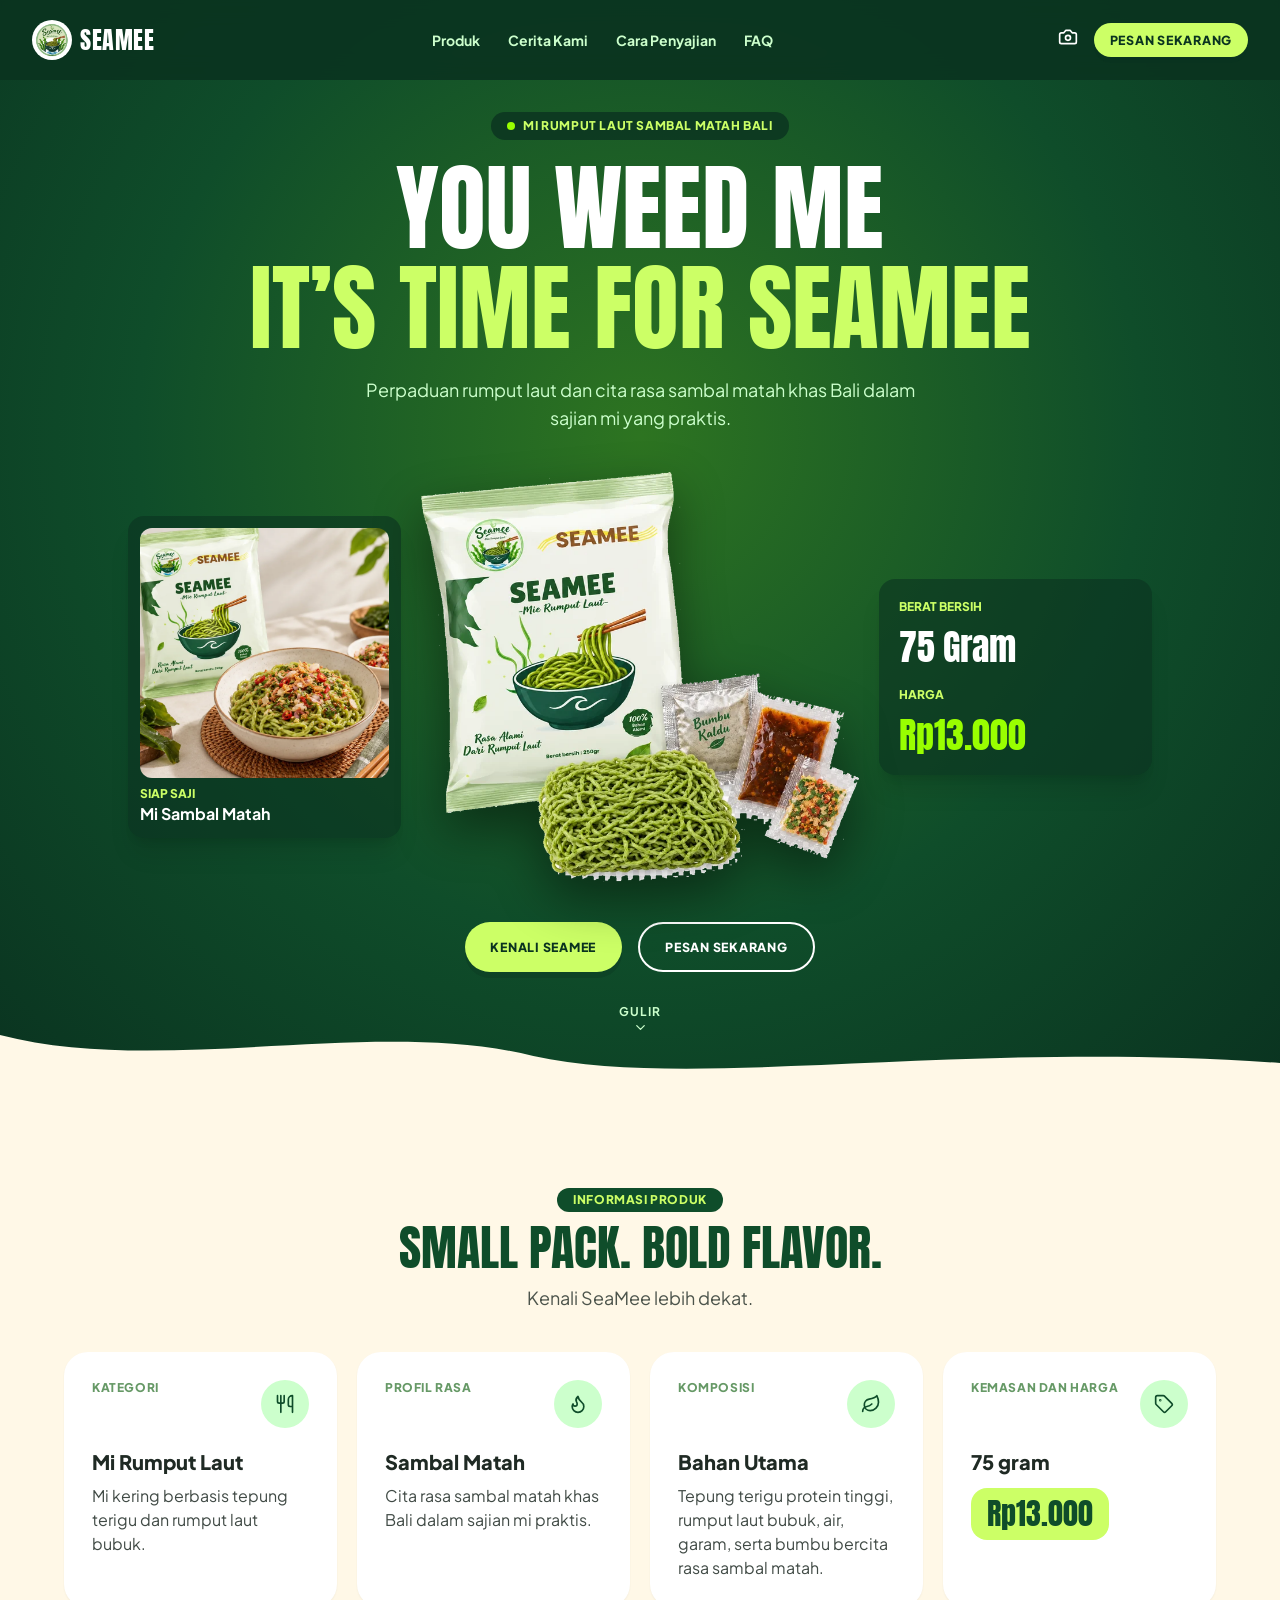
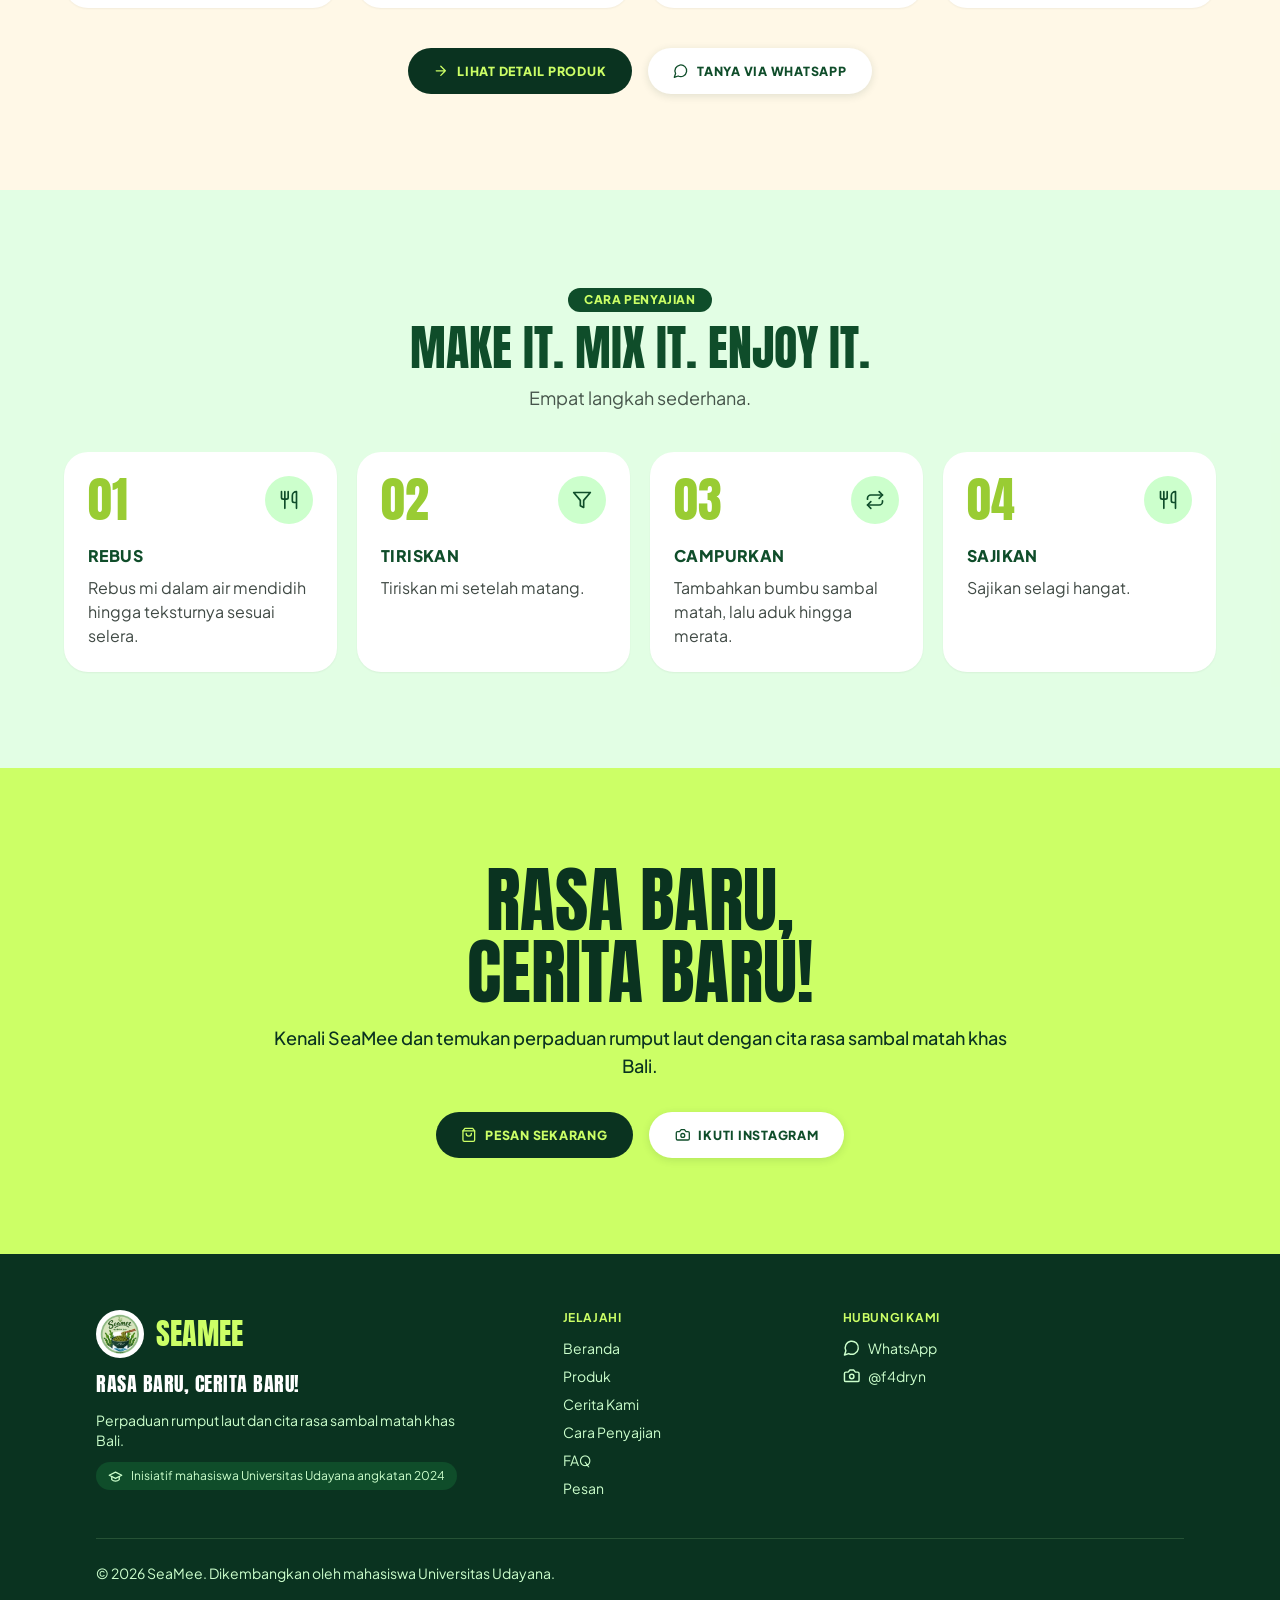
<file: index.html>
<!DOCTYPE html>
<html lang="id"><head><meta charset="utf-8">
<meta name="viewport" content="width=device-width, initial-scale=1, viewport-fit=cover">
<title>SeaMee | Mi Rumput Laut Sambal Matah Bali</title>
<meta name="description" content="SeaMee, mi kering rumput laut dengan cita rasa sambal matah khas Bali. Rasa Baru, Cerita Baru!">
<meta property="og:title" content="SeaMee | Mi Rumput Laut Sambal Matah Bali"><meta property="og:description" content="SeaMee, mi kering rumput laut dengan cita rasa sambal matah khas Bali. Rasa Baru, Cerita Baru!"><meta property="og:image" content="assets/img/dry.webp">
<link rel="icon" href="assets/img/logo.webp" type="image/webp">
<link rel="preconnect" href="https://fonts.googleapis.com"><link rel="preconnect" href="https://fonts.gstatic.com" crossorigin>
<link href="https://fonts.googleapis.com/css2?family=Anton&family=Plus+Jakarta+Sans:wght@400;500;600;700;800&display=swap" rel="stylesheet">
<link rel="stylesheet" href="assets/css/tailwind.css">
<link rel="stylesheet" href="assets/css/style.css">
<noscript><style>.rv{opacity:1;transform:none}</style></noscript>
</head>
<body class="font-b antialiased">
<header id="hd" class="hd fixed top-0 inset-x-0 z-50 bg-deep/90 backdrop-blur-md text-white transition-shadow">
<div class="h-16 md:h-20 px-4 lg:px-8 flex items-center justify-between gap-4">
<a href="index.html" class="flex items-center gap-2" aria-label="SeaMee beranda"><img src="assets/img/logo.webp" alt="Logo SeaMee" class="h-10 w-10 rounded-full bg-white"><span class="font-h text-2xl tracking-wide uppercase">SeaMee</span></a>
<nav class="hidden md:flex gap-7 text-sm font-bold" aria-label="Menu utama"><a href="produk.html" class="text-mint hover:text-white transition-colors" >Produk</a><a href="cerita-kami.html" class="text-mint hover:text-white transition-colors" >Cerita Kami</a><a href="cara-penyajian.html" class="text-mint hover:text-white transition-colors" >Cara Penyajian</a><a href="faq.html" class="text-mint hover:text-white transition-colors" >FAQ</a></nav>
<div class="flex items-center gap-2">
<a id="hig" href="https://www.instagram.com/f4dryn" data-ig aria-label="Instagram SeaMee" target="_blank" rel="noopener noreferrer" class="p-2 hover:text-pale"><span class=" inline-flex items-center justify-center"><svg class="ic" viewBox="0 0 24 24" fill="none" stroke="currentColor" stroke-width="2" stroke-linecap="round" stroke-linejoin="round" aria-hidden="true"><path d="M14.5 4h-5L7 7H4a2 2 0 0 0-2 2v9a2 2 0 0 0 2 2h16a2 2 0 0 0 2-2V9a2 2 0 0 0-2-2h-3l-2.5-3z"/><circle cx="12" cy="13" r="3"/></svg></span></a>
<a href="pesan.html" class="bt b1 !py-2 !px-4 hidden sm:inline-flex">Pesan Sekarang</a>
<button data-a="mm" aria-label="Buka menu" class="md:hidden p-2"><span class=" inline-flex items-center justify-center"><svg class="ic" viewBox="0 0 24 24" fill="none" stroke="currentColor" stroke-width="2" stroke-linecap="round" stroke-linejoin="round" aria-hidden="true"><path d="M4 6h16M4 12h16M4 18h16"/></svg></span></button></div></div></header>
<div id="mm" class="hidden fixed inset-0 z-[60] bg-deep text-white p-6 flex flex-col gap-6">
<button data-a="mm" aria-label="Tutup menu" class="self-end p-2"><span class=" inline-flex items-center justify-center"><svg class="ic" viewBox="0 0 24 24" fill="none" stroke="currentColor" stroke-width="2" stroke-linecap="round" stroke-linejoin="round" aria-hidden="true"><path d="M18 6 6 18M6 6l12 12"/></svg></span></button>
<div class="flex flex-col gap-5 font-h text-3xl uppercase"><a href="index.html">Beranda</a><a href="produk.html">Produk</a><a href="cerita-kami.html">Cerita Kami</a><a href="cara-penyajian.html">Cara Penyajian</a><a href="faq.html">FAQ</a><a href="pesan.html">Pesan</a></div>
<a href="pesan.html" data-a="mm" class="bt b1 mt-auto">Pesan Sekarang</a></div>
<main id="app" class="pt-16 md:pt-20 min-h-screen"><section class="relative overflow-hidden text-white bg-dark -mt-16 md:-mt-20 pt-28 pb-0 text-center" style="background-image:radial-gradient(circle at 50% 40%,rgba(153,255,0,.22),#0F4D2A 55%,#0A3320)"><div class="px-4 lg:px-8 max-w-6xl mx-auto"><span class="rv inline-flex items-center gap-2 px-4 py-1.5 rounded-full bg-deep/80 text-pale text-xs font-extrabold uppercase tracking-wider mb-5"><span class="w-2 h-2 rounded-full bg-bright"></span>Mi Rumput Laut Sambal Matah Bali</span>
<h1 class="rv font-h uppercase leading-none text-5xl sm:text-7xl lg:text-8xl"><span class="block">You Weed Me</span><span class="block text-pale mt-1">It’s Time for SeaMee</span></h1>
<p class="rv text-mint text-lg max-w-xl mx-auto mt-5">Perpaduan rumput laut dan cita rasa sambal matah khas Bali dalam sajian mi yang praktis.</p>
<div class="rv grid md:grid-cols-[1fr_1.6fr_1fr] gap-5 items-center mt-10 max-w-5xl mx-auto"><div class="hidden md:block bg-deep/60 rounded-2xl p-3 shadow-xl text-left"><img src="assets/img/serve.webp" alt="Semangkuk mi SeaMee dengan sambal matah" class="rounded-xl aspect-square object-cover w-full"><p class="mt-2 text-xs font-extrabold uppercase text-pale">Siap Saji</p><p class="font-bold">Mi Sambal Matah</p></div>
<div class="relative"><img src="assets/img/dry.webp" alt="Kemasan SeaMee, mi kering, dan tiga sachet bumbu" class="w-full max-w-lg mx-auto drop-shadow-[0_20px_25px_rgba(0,0,0,.45)]"></div>
<div class="hidden md:flex flex-col gap-3 bg-deep/60 rounded-2xl p-5 shadow-xl text-left"><span class="text-xs font-extrabold uppercase text-pale">Berat Bersih</span><span class="font-h text-4xl">75 Gram</span><span class="text-xs font-extrabold uppercase text-pale mt-2">Harga</span><span class="font-h text-4xl text-bright">Rp13.000</span></div></div>
<div class="rv flex flex-wrap gap-4 justify-center mt-10"><a href="produk.html" class="bt b1" >Kenali SeaMee</a><a href="pesan.html" class="bt b3" >Pesan Sekarang</a></div>
<a href="produk.html" class="inline-flex flex-col items-center mt-8 text-mint hover:text-pale text-xs font-bold tracking-widest" aria-label="Gulir ke produk">GULIR<span class="animate-bounce inline-flex items-center justify-center"><svg class="ic" viewBox="0 0 24 24" fill="none" stroke="currentColor" stroke-width="2" stroke-linecap="round" stroke-linejoin="round" aria-hidden="true"><path d="m6 9 6 6 6-6"/></svg></span></a></div><svg class="block w-full h-10 md:h-14 -mb-px text-cream" viewBox="0 0 1200 120" preserveAspectRatio="none" aria-hidden="true"><path d="M0,0 C150,90 350,-40 500,45 C650,120 900,10 1200,60 L1200,120 L0,120 Z" fill="currentColor"/></svg></section>
<section  class="bg-cream px-4 lg:px-8 py-16 md:py-24"><div class="max-w-6xl mx-auto"><div class="rv text-center max-w-3xl mx-auto mb-10"><span class="inline-block px-4 py-1 rounded-full text-xs font-extrabold uppercase tracking-wider mb-3 bg-dark text-pale">Informasi Produk</span><h2 class="font-h uppercase text-4xl md:text-5xl leading-tight text-dark">Small Pack. Bold Flavor.</h2><p class="mt-3 text-lg text-ink/80">Kenali SeaMee lebih dekat.</p></div><div class="grid sm:grid-cols-2 lg:grid-cols-4 gap-5"><div class="rv bg-white rounded-3xl p-7 shadow-sm hover:-translate-y-1 hover:shadow-md transition-all"><div class="flex justify-between items-start mb-5"><span class="text-xs font-extrabold uppercase tracking-wider text-sage">Kategori</span><span class="w-12 h-12 rounded-full bg-mint text-dark flex items-center justify-center"><span class=" inline-flex items-center justify-center"><svg class="ic" viewBox="0 0 24 24" fill="none" stroke="currentColor" stroke-width="2" stroke-linecap="round" stroke-linejoin="round" aria-hidden="true"><path d="M3 2v7c0 1.1.9 2 2 2h4a2 2 0 0 0 2-2V2M7 2v20M21 15V2a5 5 0 0 0-5 5v6c0 1.1.9 2 2 2h3Zm0 0v7"/></svg></span></span></div><h3 class="text-xl font-extrabold mb-2">Mi Rumput Laut</h3><p class="text-ink/85">Mi kering berbasis tepung terigu dan rumput laut bubuk.</p></div><div class="rv bg-white rounded-3xl p-7 shadow-sm hover:-translate-y-1 hover:shadow-md transition-all"><div class="flex justify-between items-start mb-5"><span class="text-xs font-extrabold uppercase tracking-wider text-sage">Profil Rasa</span><span class="w-12 h-12 rounded-full bg-mint text-dark flex items-center justify-center"><span class=" inline-flex items-center justify-center"><svg class="ic" viewBox="0 0 24 24" fill="none" stroke="currentColor" stroke-width="2" stroke-linecap="round" stroke-linejoin="round" aria-hidden="true"><path d="M8.5 14.5A2.5 2.5 0 0 0 11 12c0-1.38-.5-2-1-3-1.07-2.14-.22-4.05 2-6 .5 2.5 2 4.9 4 6.5 2 1.6 3 3.5 3 5.5a7 7 0 1 1-14 0c0-1.15.43-2.29 1-3a2.5 2.5 0 0 0 2.5 2.5z"/></svg></span></span></div><h3 class="text-xl font-extrabold mb-2">Sambal Matah</h3><p class="text-ink/85">Cita rasa sambal matah khas Bali dalam sajian mi praktis.</p></div><div class="rv bg-white rounded-3xl p-7 shadow-sm hover:-translate-y-1 hover:shadow-md transition-all"><div class="flex justify-between items-start mb-5"><span class="text-xs font-extrabold uppercase tracking-wider text-sage">Komposisi</span><span class="w-12 h-12 rounded-full bg-mint text-dark flex items-center justify-center"><span class=" inline-flex items-center justify-center"><svg class="ic" viewBox="0 0 24 24" fill="none" stroke="currentColor" stroke-width="2" stroke-linecap="round" stroke-linejoin="round" aria-hidden="true"><path d="M11 20A7 7 0 0 1 9.8 6.1C15.5 5 17 4.48 19 2c1 2 2 4.18 2 8 0 5.5-4.78 10-10 10Z"/><path d="M2 21c0-3 1.85-5.36 5.08-6C9.5 14.52 12 13 13 12"/></svg></span></span></div><h3 class="text-xl font-extrabold mb-2">Bahan Utama</h3><p class="text-ink/85">Tepung terigu protein tinggi, rumput laut bubuk, air, garam, serta bumbu bercita rasa sambal matah.</p></div><div class="rv bg-white rounded-3xl p-7 shadow-sm hover:-translate-y-1 hover:shadow-md transition-all"><div class="flex justify-between items-start mb-5"><span class="text-xs font-extrabold uppercase tracking-wider text-sage">Kemasan dan Harga</span><span class="w-12 h-12 rounded-full bg-mint text-dark flex items-center justify-center"><span class=" inline-flex items-center justify-center"><svg class="ic" viewBox="0 0 24 24" fill="none" stroke="currentColor" stroke-width="2" stroke-linecap="round" stroke-linejoin="round" aria-hidden="true"><path d="M12.59 2.59A2 2 0 0 0 11.17 2H4a2 2 0 0 0-2 2v7.17a2 2 0 0 0 .59 1.41l8.7 8.7a2 2 0 0 0 2.82 0l7.17-7.17a2 2 0 0 0 0-2.82z"/><circle cx="7.5" cy="7.5" r=".5"/></svg></span></span></div><h3 class="text-xl font-extrabold mb-2">75 gram</h3><p class="text-ink/85"><span class="inline-block mt-1 px-4 py-2 rounded-2xl bg-pale font-h text-3xl text-dark">Rp13.000</span></p></div></div><div class="rv flex flex-wrap gap-4 justify-center mt-10"><a href="produk.html" class="bt b4" ><span class=" inline-flex items-center justify-center"><svg class="ic" viewBox="0 0 24 24" fill="none" stroke="currentColor" stroke-width="2" stroke-linecap="round" stroke-linejoin="round" aria-hidden="true"><path d="M5 12h14M12 5l7 7-7 7"/></svg></span>Lihat Detail Produk</a><a href="https://chat.whatsapp.com/BUDS4KOgvdW1iYlpWveQhL" data-wa class="bt b2" target="_blank" rel="noopener noreferrer"><span class=" inline-flex items-center justify-center"><svg class="ic" viewBox="0 0 24 24" fill="none" stroke="currentColor" stroke-width="2" stroke-linecap="round" stroke-linejoin="round" aria-hidden="true"><path d="M7.9 20A9 9 0 1 0 4 16.1L2 22Z"/></svg></span>Tanya via WhatsApp</a></div></div></section>
<section  class="bg-mint/40 px-4 lg:px-8 py-16 md:py-24"><div class="max-w-6xl mx-auto"><div class="rv text-center max-w-3xl mx-auto mb-10"><span class="inline-block px-4 py-1 rounded-full text-xs font-extrabold uppercase tracking-wider mb-3 bg-dark text-pale">Cara Penyajian</span><h2 class="font-h uppercase text-4xl md:text-5xl leading-tight text-dark">Make It. Mix It. Enjoy It.</h2><p class="mt-3 text-lg text-ink/80">Empat langkah sederhana.</p></div><div class="grid sm:grid-cols-2 lg:grid-cols-4 gap-5"><div class="rv bg-white rounded-3xl p-6 shadow-sm hover:-translate-y-1 transition-transform"><div class="flex justify-between items-center mb-5"><span class="font-h text-5xl text-lime">01</span><span class="w-12 h-12 rounded-full bg-mint text-dark flex items-center justify-center"><span class=" inline-flex items-center justify-center"><svg class="ic" viewBox="0 0 24 24" fill="none" stroke="currentColor" stroke-width="2" stroke-linecap="round" stroke-linejoin="round" aria-hidden="true"><path d="M3 2v7c0 1.1.9 2 2 2h4a2 2 0 0 0 2-2V2M7 2v20M21 15V2a5 5 0 0 0-5 5v6c0 1.1.9 2 2 2h3Zm0 0v7"/></svg></span></span></div><h3 class="font-extrabold text-dark uppercase tracking-wide mb-2">Rebus</h3><p class="text-ink/85">Rebus mi dalam air mendidih hingga teksturnya sesuai selera.</p></div><div class="rv bg-white rounded-3xl p-6 shadow-sm hover:-translate-y-1 transition-transform"><div class="flex justify-between items-center mb-5"><span class="font-h text-5xl text-lime">02</span><span class="w-12 h-12 rounded-full bg-mint text-dark flex items-center justify-center"><span class=" inline-flex items-center justify-center"><svg class="ic" viewBox="0 0 24 24" fill="none" stroke="currentColor" stroke-width="2" stroke-linecap="round" stroke-linejoin="round" aria-hidden="true"><path d="M22 3H2l8 9.46V19l4 2v-8.54z"/></svg></span></span></div><h3 class="font-extrabold text-dark uppercase tracking-wide mb-2">Tiriskan</h3><p class="text-ink/85">Tiriskan mi setelah matang.</p></div><div class="rv bg-white rounded-3xl p-6 shadow-sm hover:-translate-y-1 transition-transform"><div class="flex justify-between items-center mb-5"><span class="font-h text-5xl text-lime">03</span><span class="w-12 h-12 rounded-full bg-mint text-dark flex items-center justify-center"><span class=" inline-flex items-center justify-center"><svg class="ic" viewBox="0 0 24 24" fill="none" stroke="currentColor" stroke-width="2" stroke-linecap="round" stroke-linejoin="round" aria-hidden="true"><path d="m17 2 4 4-4 4"/><path d="M3 11v-1a4 4 0 0 1 4-4h14M7 22l-4-4 4-4"/><path d="M21 13v1a4 4 0 0 1-4 4H3"/></svg></span></span></div><h3 class="font-extrabold text-dark uppercase tracking-wide mb-2">Campurkan</h3><p class="text-ink/85">Tambahkan bumbu sambal matah, lalu aduk hingga merata.</p></div><div class="rv bg-white rounded-3xl p-6 shadow-sm hover:-translate-y-1 transition-transform"><div class="flex justify-between items-center mb-5"><span class="font-h text-5xl text-lime">04</span><span class="w-12 h-12 rounded-full bg-mint text-dark flex items-center justify-center"><span class=" inline-flex items-center justify-center"><svg class="ic" viewBox="0 0 24 24" fill="none" stroke="currentColor" stroke-width="2" stroke-linecap="round" stroke-linejoin="round" aria-hidden="true"><path d="M3 2v7c0 1.1.9 2 2 2h4a2 2 0 0 0 2-2V2M7 2v20M21 15V2a5 5 0 0 0-5 5v6c0 1.1.9 2 2 2h3Zm0 0v7"/></svg></span></span></div><h3 class="font-extrabold text-dark uppercase tracking-wide mb-2">Sajikan</h3><p class="text-ink/85">Sajikan selagi hangat.</p></div></div></div></section><section class="bg-pale text-deep px-4 lg:px-8 py-16 md:py-24 text-center"><div class="max-w-3xl mx-auto rv"><h2 class="font-h uppercase text-5xl md:text-7xl leading-none mb-4">Rasa Baru,<br>Cerita Baru!</h2><p class="text-lg font-medium mb-8">Kenali SeaMee dan temukan perpaduan rumput laut dengan cita rasa sambal matah khas Bali.</p><div class="flex flex-wrap gap-4 justify-center"><a href="pesan.html" class="bt b4" ><span class=" inline-flex items-center justify-center"><svg class="ic" viewBox="0 0 24 24" fill="none" stroke="currentColor" stroke-width="2" stroke-linecap="round" stroke-linejoin="round" aria-hidden="true"><path d="M6 2 3 6v14a2 2 0 0 0 2 2h14a2 2 0 0 0 2-2V6l-3-4z"/><path d="M3 6h18"/><path d="M16 10a4 4 0 0 1-8 0"/></svg></span>Pesan Sekarang</a><a href="https://www.instagram.com/f4dryn" data-ig class="bt b2" target="_blank" rel="noopener noreferrer"><span class=" inline-flex items-center justify-center"><svg class="ic" viewBox="0 0 24 24" fill="none" stroke="currentColor" stroke-width="2" stroke-linecap="round" stroke-linejoin="round" aria-hidden="true"><path d="M14.5 4h-5L7 7H4a2 2 0 0 0-2 2v9a2 2 0 0 0 2 2h16a2 2 0 0 0 2-2V9a2 2 0 0 0-2-2h-3l-2.5-3z"/><circle cx="12" cy="13" r="3"/></svg></span>Ikuti Instagram</a></div></div></section></main>
<footer class="bg-deep text-white"><div class="px-4 lg:px-8 py-14 max-w-6xl mx-auto"><div class="grid md:grid-cols-12 gap-8 pb-10 border-b border-sage/30"><div class="md:col-span-5 flex flex-col gap-3"><div class="flex items-center gap-3"><img src="assets/img/logo.webp" alt="Logo SeaMee" class="h-12 w-12 rounded-full bg-white"><span class="font-h text-3xl uppercase text-pale">SeaMee</span></div><p class="font-h uppercase text-xl tracking-wide">Rasa Baru, Cerita Baru!</p><p class="text-mint text-sm max-w-sm">Perpaduan rumput laut dan cita rasa sambal matah khas Bali.</p><span class="self-start inline-flex items-center gap-2 px-3 py-1.5 rounded-full bg-dark text-mint text-xs"><span class=" inline-flex items-center justify-center"><svg class="ic" viewBox="0 0 24 24" fill="none" stroke="currentColor" stroke-width="2" stroke-linecap="round" stroke-linejoin="round" aria-hidden="true"><path d="M22 10 12 5 2 10l10 5z"/><path d="M6 12v5c3 3 9 3 12 0v-5"/></svg></span>Inisiatif mahasiswa Universitas Udayana angkatan 2024</span></div><div class="md:col-span-3 flex flex-col gap-2 text-sm"><b class="text-pale uppercase tracking-wider text-xs mb-1">Jelajahi</b><a class="text-mint hover:text-white" href="index.html">Beranda</a><a class="text-mint hover:text-white" href="produk.html">Produk</a><a class="text-mint hover:text-white" href="cerita-kami.html">Cerita Kami</a><a class="text-mint hover:text-white" href="cara-penyajian.html">Cara Penyajian</a><a class="text-mint hover:text-white" href="faq.html">FAQ</a><a class="text-mint hover:text-white" href="pesan.html">Pesan</a></div><div class="md:col-span-4 flex flex-col gap-2 text-sm"><b class="text-pale uppercase tracking-wider text-xs mb-1">Hubungi Kami</b><a class="flex gap-2 items-center text-mint hover:text-pale" href="https://chat.whatsapp.com/BUDS4KOgvdW1iYlpWveQhL" data-wa target="_blank" rel="noopener noreferrer"><span class=" inline-flex items-center justify-center"><svg class="ic" viewBox="0 0 24 24" fill="none" stroke="currentColor" stroke-width="2" stroke-linecap="round" stroke-linejoin="round" aria-hidden="true"><path d="M7.9 20A9 9 0 1 0 4 16.1L2 22Z"/></svg></span>WhatsApp</a><a class="flex gap-2 items-center text-mint hover:text-pale" href="https://www.instagram.com/f4dryn" data-ig target="_blank" rel="noopener noreferrer"><span class=" inline-flex items-center justify-center"><svg class="ic" viewBox="0 0 24 24" fill="none" stroke="currentColor" stroke-width="2" stroke-linecap="round" stroke-linejoin="round" aria-hidden="true"><path d="M14.5 4h-5L7 7H4a2 2 0 0 0-2 2v9a2 2 0 0 0 2 2h16a2 2 0 0 0 2-2V9a2 2 0 0 0-2-2h-3l-2.5-3z"/><circle cx="12" cy="13" r="3"/></svg></span>@f4dryn</a></div></div><p class="pt-6 text-mint text-sm">© 2026 SeaMee. Dikembangkan oleh mahasiswa Universitas Udayana.</p></div></footer>
<a id="fw" href="https://chat.whatsapp.com/BUDS4KOgvdW1iYlpWveQhL" data-wa target="_blank" rel="noopener noreferrer" class="fl fixed right-4 sm:right-6 z-50 bt b1 !py-3 translate-y-24 opacity-0 pointer-events-none transition-all duration-300" aria-label="Chat WhatsApp SeaMee"><span class=" inline-flex items-center justify-center"><svg class="ic" viewBox="0 0 24 24" fill="none" stroke="currentColor" stroke-width="2" stroke-linecap="round" stroke-linejoin="round" aria-hidden="true"><path d="M7.9 20A9 9 0 1 0 4 16.1L2 22Z"/></svg></span><span class="hidden sm:inline">Chat WhatsApp</span></a>
<div id="gz" class="hidden fixed inset-0 z-[70] bg-black/85 items-center justify-center p-4" data-a="zc" role="dialog" aria-label="Pratinjau foto"><button data-a="zc" aria-label="Tutup" class="absolute top-4 right-4 text-white p-2"><span class=" inline-flex items-center justify-center"><svg class="ic" viewBox="0 0 24 24" fill="none" stroke="currentColor" stroke-width="2" stroke-linecap="round" stroke-linejoin="round" aria-hidden="true"><path d="M18 6 6 18M6 6l12 12"/></svg></span></button><img id="gzi" alt="" class="max-h-full max-w-full rounded-2xl"></div>
<div id="ts" class="fixed left-1/2 -translate-x-1/2 bottom-24 z-[80] bg-deep text-pale text-sm font-bold px-5 py-3 rounded-full opacity-0 pointer-events-none transition-opacity" role="status"></div>
<script src="assets/js/icons.js"></script>
<script src="assets/js/config.js"></script>
<script src="assets/js/main.js"></script>
</body></html>
</file>
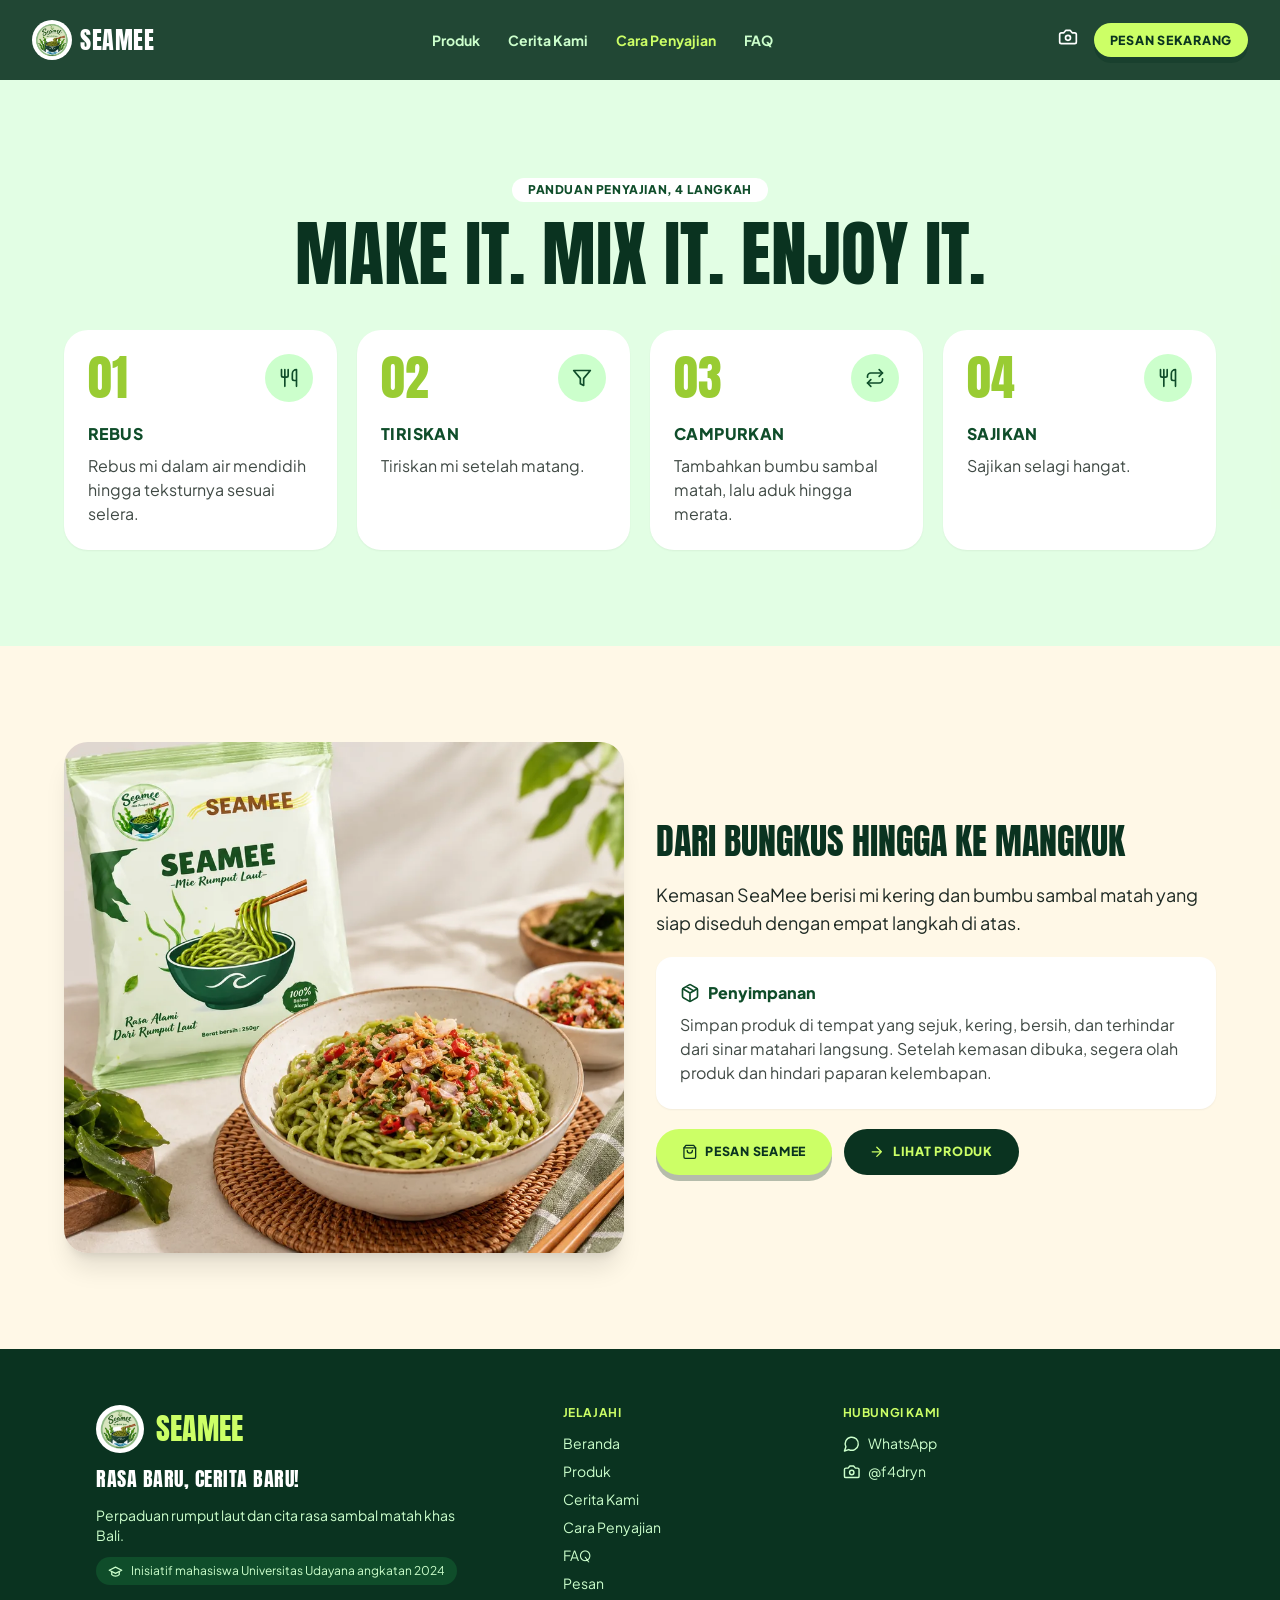
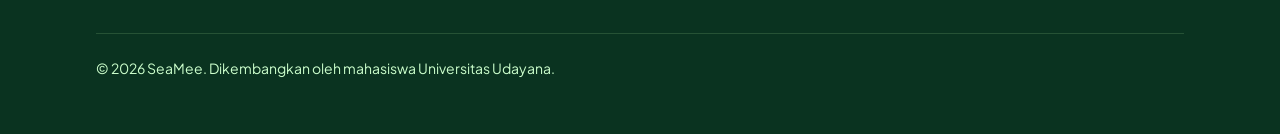
<file: cara-penyajian.html>
<!DOCTYPE html>
<html lang="id"><head><meta charset="utf-8">
<meta name="viewport" content="width=device-width, initial-scale=1, viewport-fit=cover">
<title>SeaMee | Cara Penyajian</title>
<meta name="description" content="Empat langkah menyajikan mi SeaMee: rebus, tiriskan, campurkan, sajikan.">
<meta property="og:title" content="SeaMee | Cara Penyajian"><meta property="og:description" content="Empat langkah menyajikan mi SeaMee: rebus, tiriskan, campurkan, sajikan."><meta property="og:image" content="assets/img/dry.webp">
<link rel="icon" href="assets/img/logo.webp" type="image/webp">
<link rel="preconnect" href="https://fonts.googleapis.com"><link rel="preconnect" href="https://fonts.gstatic.com" crossorigin>
<link href="https://fonts.googleapis.com/css2?family=Anton&family=Plus+Jakarta+Sans:wght@400;500;600;700;800&display=swap" rel="stylesheet">
<link rel="stylesheet" href="assets/css/tailwind.css">
<link rel="stylesheet" href="assets/css/style.css">
<noscript><style>.rv{opacity:1;transform:none}</style></noscript>
</head>
<body class="font-b antialiased">
<header id="hd" class="hd fixed top-0 inset-x-0 z-50 bg-deep/90 backdrop-blur-md text-white transition-shadow">
<div class="h-16 md:h-20 px-4 lg:px-8 flex items-center justify-between gap-4">
<a href="index.html" class="flex items-center gap-2" aria-label="SeaMee beranda"><img src="assets/img/logo.webp" alt="Logo SeaMee" class="h-10 w-10 rounded-full bg-white"><span class="font-h text-2xl tracking-wide uppercase">SeaMee</span></a>
<nav class="hidden md:flex gap-7 text-sm font-bold" aria-label="Menu utama"><a href="produk.html" class="text-mint hover:text-white transition-colors" >Produk</a><a href="cerita-kami.html" class="text-mint hover:text-white transition-colors" >Cerita Kami</a><a href="cara-penyajian.html" class="text-pale transition-colors" aria-current="page">Cara Penyajian</a><a href="faq.html" class="text-mint hover:text-white transition-colors" >FAQ</a></nav>
<div class="flex items-center gap-2">
<a id="hig" href="https://www.instagram.com/f4dryn" data-ig aria-label="Instagram SeaMee" target="_blank" rel="noopener noreferrer" class="p-2 hover:text-pale"><span class=" inline-flex items-center justify-center"><svg class="ic" viewBox="0 0 24 24" fill="none" stroke="currentColor" stroke-width="2" stroke-linecap="round" stroke-linejoin="round" aria-hidden="true"><path d="M14.5 4h-5L7 7H4a2 2 0 0 0-2 2v9a2 2 0 0 0 2 2h16a2 2 0 0 0 2-2V9a2 2 0 0 0-2-2h-3l-2.5-3z"/><circle cx="12" cy="13" r="3"/></svg></span></a>
<a href="pesan.html" class="bt b1 !py-2 !px-4 hidden sm:inline-flex">Pesan Sekarang</a>
<button data-a="mm" aria-label="Buka menu" class="md:hidden p-2"><span class=" inline-flex items-center justify-center"><svg class="ic" viewBox="0 0 24 24" fill="none" stroke="currentColor" stroke-width="2" stroke-linecap="round" stroke-linejoin="round" aria-hidden="true"><path d="M4 6h16M4 12h16M4 18h16"/></svg></span></button></div></div></header>
<div id="mm" class="hidden fixed inset-0 z-[60] bg-deep text-white p-6 flex flex-col gap-6">
<button data-a="mm" aria-label="Tutup menu" class="self-end p-2"><span class=" inline-flex items-center justify-center"><svg class="ic" viewBox="0 0 24 24" fill="none" stroke="currentColor" stroke-width="2" stroke-linecap="round" stroke-linejoin="round" aria-hidden="true"><path d="M18 6 6 18M6 6l12 12"/></svg></span></button>
<div class="flex flex-col gap-5 font-h text-3xl uppercase"><a href="index.html">Beranda</a><a href="produk.html">Produk</a><a href="cerita-kami.html">Cerita Kami</a><a href="cara-penyajian.html">Cara Penyajian</a><a href="faq.html">FAQ</a><a href="pesan.html">Pesan</a></div>
<a href="pesan.html" data-a="mm" class="bt b1 mt-auto">Pesan Sekarang</a></div>
<main id="app" class="pt-16 md:pt-20 min-h-screen"><section  class="bg-mint/40 px-4 lg:px-8 py-16 md:py-24"><div class="max-w-6xl mx-auto"><div class="rv text-center mb-10"><span class="inline-block px-4 py-1 rounded-full bg-white text-dark text-xs font-extrabold uppercase tracking-wider mb-4">Panduan Penyajian, 4 Langkah</span><h1 class="font-h uppercase text-5xl md:text-7xl text-deep leading-none">Make It. Mix It. Enjoy It.</h1></div><div class="grid sm:grid-cols-2 lg:grid-cols-4 gap-5"><div class="rv bg-white rounded-3xl p-6 shadow-sm hover:-translate-y-1 transition-transform"><div class="flex justify-between items-center mb-5"><span class="font-h text-5xl text-lime">01</span><span class="w-12 h-12 rounded-full bg-mint text-dark flex items-center justify-center"><span class=" inline-flex items-center justify-center"><svg class="ic" viewBox="0 0 24 24" fill="none" stroke="currentColor" stroke-width="2" stroke-linecap="round" stroke-linejoin="round" aria-hidden="true"><path d="M3 2v7c0 1.1.9 2 2 2h4a2 2 0 0 0 2-2V2M7 2v20M21 15V2a5 5 0 0 0-5 5v6c0 1.1.9 2 2 2h3Zm0 0v7"/></svg></span></span></div><h3 class="font-extrabold text-dark uppercase tracking-wide mb-2">Rebus</h3><p class="text-ink/85">Rebus mi dalam air mendidih hingga teksturnya sesuai selera.</p></div><div class="rv bg-white rounded-3xl p-6 shadow-sm hover:-translate-y-1 transition-transform"><div class="flex justify-between items-center mb-5"><span class="font-h text-5xl text-lime">02</span><span class="w-12 h-12 rounded-full bg-mint text-dark flex items-center justify-center"><span class=" inline-flex items-center justify-center"><svg class="ic" viewBox="0 0 24 24" fill="none" stroke="currentColor" stroke-width="2" stroke-linecap="round" stroke-linejoin="round" aria-hidden="true"><path d="M22 3H2l8 9.46V19l4 2v-8.54z"/></svg></span></span></div><h3 class="font-extrabold text-dark uppercase tracking-wide mb-2">Tiriskan</h3><p class="text-ink/85">Tiriskan mi setelah matang.</p></div><div class="rv bg-white rounded-3xl p-6 shadow-sm hover:-translate-y-1 transition-transform"><div class="flex justify-between items-center mb-5"><span class="font-h text-5xl text-lime">03</span><span class="w-12 h-12 rounded-full bg-mint text-dark flex items-center justify-center"><span class=" inline-flex items-center justify-center"><svg class="ic" viewBox="0 0 24 24" fill="none" stroke="currentColor" stroke-width="2" stroke-linecap="round" stroke-linejoin="round" aria-hidden="true"><path d="m17 2 4 4-4 4"/><path d="M3 11v-1a4 4 0 0 1 4-4h14M7 22l-4-4 4-4"/><path d="M21 13v1a4 4 0 0 1-4 4H3"/></svg></span></span></div><h3 class="font-extrabold text-dark uppercase tracking-wide mb-2">Campurkan</h3><p class="text-ink/85">Tambahkan bumbu sambal matah, lalu aduk hingga merata.</p></div><div class="rv bg-white rounded-3xl p-6 shadow-sm hover:-translate-y-1 transition-transform"><div class="flex justify-between items-center mb-5"><span class="font-h text-5xl text-lime">04</span><span class="w-12 h-12 rounded-full bg-mint text-dark flex items-center justify-center"><span class=" inline-flex items-center justify-center"><svg class="ic" viewBox="0 0 24 24" fill="none" stroke="currentColor" stroke-width="2" stroke-linecap="round" stroke-linejoin="round" aria-hidden="true"><path d="M3 2v7c0 1.1.9 2 2 2h4a2 2 0 0 0 2-2V2M7 2v20M21 15V2a5 5 0 0 0-5 5v6c0 1.1.9 2 2 2h3Zm0 0v7"/></svg></span></span></div><h3 class="font-extrabold text-dark uppercase tracking-wide mb-2">Sajikan</h3><p class="text-ink/85">Sajikan selagi hangat.</p></div></div></div></section><section  class="bg-cream px-4 lg:px-8 py-16 md:py-24"><div class="max-w-6xl mx-auto"><div class="grid lg:grid-cols-2 gap-8 items-stretch"><div class="rv rounded-3xl overflow-hidden shadow-xl"><img src="assets/img/serve.webp" alt="Mi SeaMee siap saji dengan sambal matah dalam mangkuk" class="w-full h-full object-cover"></div><div class="rv flex flex-col gap-5 justify-center"><h2 class="font-h uppercase text-4xl text-deep">Dari Bungkus Hingga ke Mangkuk</h2><p class="text-lg">Kemasan SeaMee berisi mi kering dan bumbu sambal matah yang siap diseduh dengan empat langkah di atas.</p><div class="bg-white rounded-2xl p-6 shadow-sm"><div class="flex items-center gap-2 font-extrabold text-dark mb-2"><span class=" inline-flex items-center justify-center"><svg class="ic" viewBox="0 0 24 24" fill="none" stroke="currentColor" stroke-width="2" stroke-linecap="round" stroke-linejoin="round" aria-hidden="true"><path d="m7.5 4.27 9 5.15M21 8a2 2 0 0 0-1-1.73l-7-4a2 2 0 0 0-2 0l-7 4A2 2 0 0 0 3 8v8a2 2 0 0 0 1 1.73l7 4a2 2 0 0 0 2 0l7-4A2 2 0 0 0 21 16z"/><path d="m3.3 7 8.7 5 8.7-5M12 22V12"/></svg></span>Penyimpanan</div><p class="text-ink/85">Simpan produk di tempat yang sejuk, kering, bersih, dan terhindar dari sinar matahari langsung. Setelah kemasan dibuka, segera olah produk dan hindari paparan kelembapan.</p></div><div class="flex flex-wrap gap-3"><a href="pesan.html" class="bt b1" ><span class=" inline-flex items-center justify-center"><svg class="ic" viewBox="0 0 24 24" fill="none" stroke="currentColor" stroke-width="2" stroke-linecap="round" stroke-linejoin="round" aria-hidden="true"><path d="M6 2 3 6v14a2 2 0 0 0 2 2h14a2 2 0 0 0 2-2V6l-3-4z"/><path d="M3 6h18"/><path d="M16 10a4 4 0 0 1-8 0"/></svg></span>Pesan SeaMee</a><a href="produk.html" class="bt b4" ><span class=" inline-flex items-center justify-center"><svg class="ic" viewBox="0 0 24 24" fill="none" stroke="currentColor" stroke-width="2" stroke-linecap="round" stroke-linejoin="round" aria-hidden="true"><path d="M5 12h14M12 5l7 7-7 7"/></svg></span>Lihat Produk</a></div></div></div></div></section></main>
<footer class="bg-deep text-white"><div class="px-4 lg:px-8 py-14 max-w-6xl mx-auto"><div class="grid md:grid-cols-12 gap-8 pb-10 border-b border-sage/30"><div class="md:col-span-5 flex flex-col gap-3"><div class="flex items-center gap-3"><img src="assets/img/logo.webp" alt="Logo SeaMee" class="h-12 w-12 rounded-full bg-white"><span class="font-h text-3xl uppercase text-pale">SeaMee</span></div><p class="font-h uppercase text-xl tracking-wide">Rasa Baru, Cerita Baru!</p><p class="text-mint text-sm max-w-sm">Perpaduan rumput laut dan cita rasa sambal matah khas Bali.</p><span class="self-start inline-flex items-center gap-2 px-3 py-1.5 rounded-full bg-dark text-mint text-xs"><span class=" inline-flex items-center justify-center"><svg class="ic" viewBox="0 0 24 24" fill="none" stroke="currentColor" stroke-width="2" stroke-linecap="round" stroke-linejoin="round" aria-hidden="true"><path d="M22 10 12 5 2 10l10 5z"/><path d="M6 12v5c3 3 9 3 12 0v-5"/></svg></span>Inisiatif mahasiswa Universitas Udayana angkatan 2024</span></div><div class="md:col-span-3 flex flex-col gap-2 text-sm"><b class="text-pale uppercase tracking-wider text-xs mb-1">Jelajahi</b><a class="text-mint hover:text-white" href="index.html">Beranda</a><a class="text-mint hover:text-white" href="produk.html">Produk</a><a class="text-mint hover:text-white" href="cerita-kami.html">Cerita Kami</a><a class="text-mint hover:text-white" href="cara-penyajian.html">Cara Penyajian</a><a class="text-mint hover:text-white" href="faq.html">FAQ</a><a class="text-mint hover:text-white" href="pesan.html">Pesan</a></div><div class="md:col-span-4 flex flex-col gap-2 text-sm"><b class="text-pale uppercase tracking-wider text-xs mb-1">Hubungi Kami</b><a class="flex gap-2 items-center text-mint hover:text-pale" href="https://chat.whatsapp.com/BUDS4KOgvdW1iYlpWveQhL" data-wa target="_blank" rel="noopener noreferrer"><span class=" inline-flex items-center justify-center"><svg class="ic" viewBox="0 0 24 24" fill="none" stroke="currentColor" stroke-width="2" stroke-linecap="round" stroke-linejoin="round" aria-hidden="true"><path d="M7.9 20A9 9 0 1 0 4 16.1L2 22Z"/></svg></span>WhatsApp</a><a class="flex gap-2 items-center text-mint hover:text-pale" href="https://www.instagram.com/f4dryn" data-ig target="_blank" rel="noopener noreferrer"><span class=" inline-flex items-center justify-center"><svg class="ic" viewBox="0 0 24 24" fill="none" stroke="currentColor" stroke-width="2" stroke-linecap="round" stroke-linejoin="round" aria-hidden="true"><path d="M14.5 4h-5L7 7H4a2 2 0 0 0-2 2v9a2 2 0 0 0 2 2h16a2 2 0 0 0 2-2V9a2 2 0 0 0-2-2h-3l-2.5-3z"/><circle cx="12" cy="13" r="3"/></svg></span>@f4dryn</a></div></div><p class="pt-6 text-mint text-sm">© 2026 SeaMee. Dikembangkan oleh mahasiswa Universitas Udayana.</p></div></footer>
<a id="fw" href="https://chat.whatsapp.com/BUDS4KOgvdW1iYlpWveQhL" data-wa target="_blank" rel="noopener noreferrer" class="fl fixed right-4 sm:right-6 z-50 bt b1 !py-3 translate-y-24 opacity-0 pointer-events-none transition-all duration-300" aria-label="Chat WhatsApp SeaMee"><span class=" inline-flex items-center justify-center"><svg class="ic" viewBox="0 0 24 24" fill="none" stroke="currentColor" stroke-width="2" stroke-linecap="round" stroke-linejoin="round" aria-hidden="true"><path d="M7.9 20A9 9 0 1 0 4 16.1L2 22Z"/></svg></span><span class="hidden sm:inline">Chat WhatsApp</span></a>
<div id="gz" class="hidden fixed inset-0 z-[70] bg-black/85 items-center justify-center p-4" data-a="zc" role="dialog" aria-label="Pratinjau foto"><button data-a="zc" aria-label="Tutup" class="absolute top-4 right-4 text-white p-2"><span class=" inline-flex items-center justify-center"><svg class="ic" viewBox="0 0 24 24" fill="none" stroke="currentColor" stroke-width="2" stroke-linecap="round" stroke-linejoin="round" aria-hidden="true"><path d="M18 6 6 18M6 6l12 12"/></svg></span></button><img id="gzi" alt="" class="max-h-full max-w-full rounded-2xl"></div>
<div id="ts" class="fixed left-1/2 -translate-x-1/2 bottom-24 z-[80] bg-deep text-pale text-sm font-bold px-5 py-3 rounded-full opacity-0 pointer-events-none transition-opacity" role="status"></div>
<script src="assets/js/icons.js"></script>
<script src="assets/js/config.js"></script>
<script src="assets/js/main.js"></script>
</body></html>
</file>
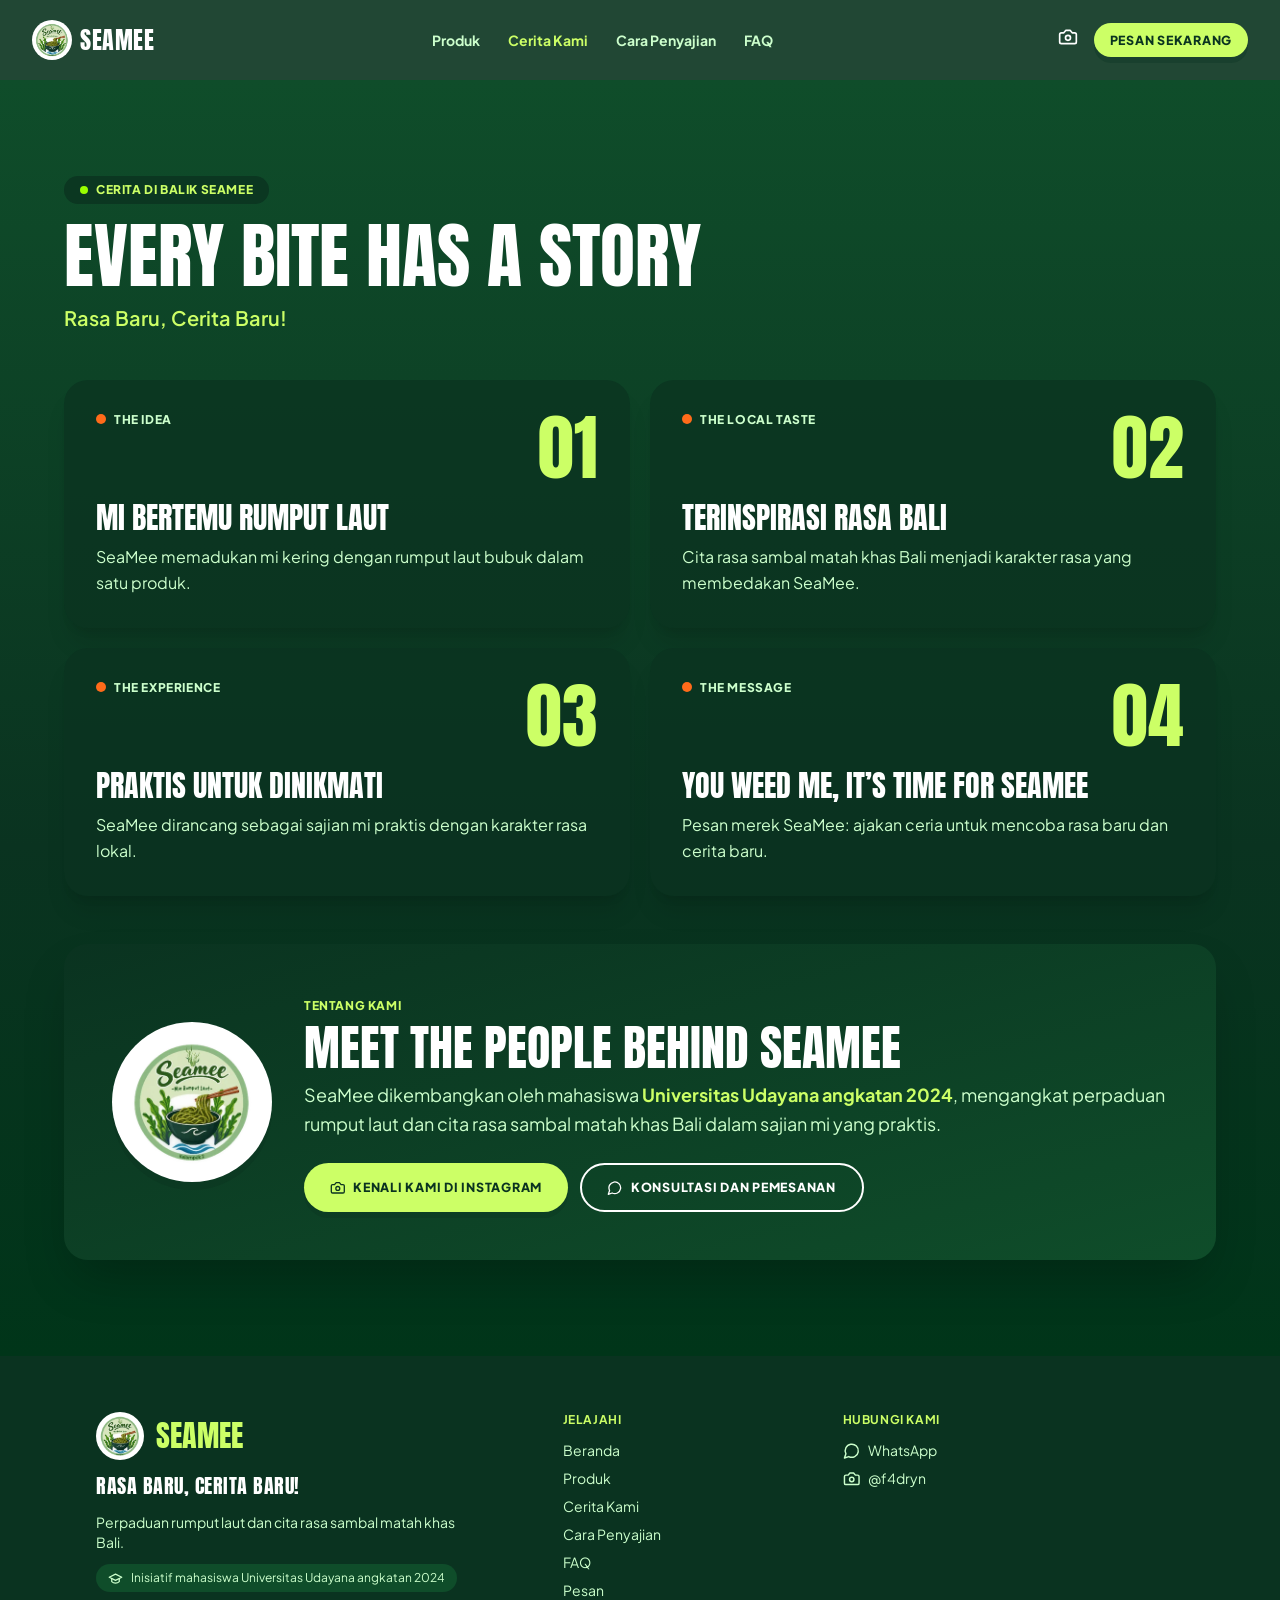
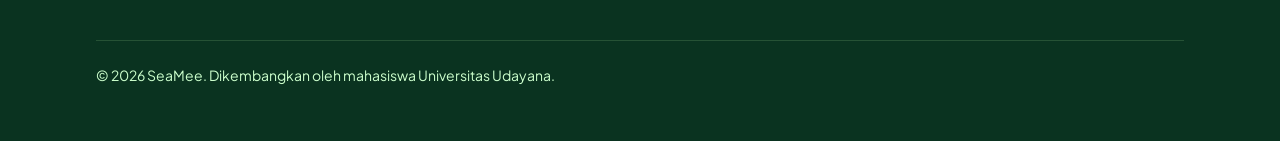
<file: cerita-kami.html>
<!DOCTYPE html>
<html lang="id"><head><meta charset="utf-8">
<meta name="viewport" content="width=device-width, initial-scale=1, viewport-fit=cover">
<title>SeaMee | Cerita Kami</title>
<meta name="description" content="Cerita di balik SeaMee, inisiatif mahasiswa Universitas Udayana angkatan 2024.">
<meta property="og:title" content="SeaMee | Cerita Kami"><meta property="og:description" content="Cerita di balik SeaMee, inisiatif mahasiswa Universitas Udayana angkatan 2024."><meta property="og:image" content="assets/img/dry.webp">
<link rel="icon" href="assets/img/logo.webp" type="image/webp">
<link rel="preconnect" href="https://fonts.googleapis.com"><link rel="preconnect" href="https://fonts.gstatic.com" crossorigin>
<link href="https://fonts.googleapis.com/css2?family=Anton&family=Plus+Jakarta+Sans:wght@400;500;600;700;800&display=swap" rel="stylesheet">
<link rel="stylesheet" href="assets/css/tailwind.css">
<link rel="stylesheet" href="assets/css/style.css">
<noscript><style>.rv{opacity:1;transform:none}</style></noscript>
</head>
<body class="font-b antialiased">
<header id="hd" class="hd fixed top-0 inset-x-0 z-50 bg-deep/90 backdrop-blur-md text-white transition-shadow">
<div class="h-16 md:h-20 px-4 lg:px-8 flex items-center justify-between gap-4">
<a href="index.html" class="flex items-center gap-2" aria-label="SeaMee beranda"><img src="assets/img/logo.webp" alt="Logo SeaMee" class="h-10 w-10 rounded-full bg-white"><span class="font-h text-2xl tracking-wide uppercase">SeaMee</span></a>
<nav class="hidden md:flex gap-7 text-sm font-bold" aria-label="Menu utama"><a href="produk.html" class="text-mint hover:text-white transition-colors" >Produk</a><a href="cerita-kami.html" class="text-pale transition-colors" aria-current="page">Cerita Kami</a><a href="cara-penyajian.html" class="text-mint hover:text-white transition-colors" >Cara Penyajian</a><a href="faq.html" class="text-mint hover:text-white transition-colors" >FAQ</a></nav>
<div class="flex items-center gap-2">
<a id="hig" href="https://www.instagram.com/f4dryn" data-ig aria-label="Instagram SeaMee" target="_blank" rel="noopener noreferrer" class="p-2 hover:text-pale"><span class=" inline-flex items-center justify-center"><svg class="ic" viewBox="0 0 24 24" fill="none" stroke="currentColor" stroke-width="2" stroke-linecap="round" stroke-linejoin="round" aria-hidden="true"><path d="M14.5 4h-5L7 7H4a2 2 0 0 0-2 2v9a2 2 0 0 0 2 2h16a2 2 0 0 0 2-2V9a2 2 0 0 0-2-2h-3l-2.5-3z"/><circle cx="12" cy="13" r="3"/></svg></span></a>
<a href="pesan.html" class="bt b1 !py-2 !px-4 hidden sm:inline-flex">Pesan Sekarang</a>
<button data-a="mm" aria-label="Buka menu" class="md:hidden p-2"><span class=" inline-flex items-center justify-center"><svg class="ic" viewBox="0 0 24 24" fill="none" stroke="currentColor" stroke-width="2" stroke-linecap="round" stroke-linejoin="round" aria-hidden="true"><path d="M4 6h16M4 12h16M4 18h16"/></svg></span></button></div></div></header>
<div id="mm" class="hidden fixed inset-0 z-[60] bg-deep text-white p-6 flex flex-col gap-6">
<button data-a="mm" aria-label="Tutup menu" class="self-end p-2"><span class=" inline-flex items-center justify-center"><svg class="ic" viewBox="0 0 24 24" fill="none" stroke="currentColor" stroke-width="2" stroke-linecap="round" stroke-linejoin="round" aria-hidden="true"><path d="M18 6 6 18M6 6l12 12"/></svg></span></button>
<div class="flex flex-col gap-5 font-h text-3xl uppercase"><a href="index.html">Beranda</a><a href="produk.html">Produk</a><a href="cerita-kami.html">Cerita Kami</a><a href="cara-penyajian.html">Cara Penyajian</a><a href="faq.html">FAQ</a><a href="pesan.html">Pesan</a></div>
<a href="pesan.html" data-a="mm" class="bt b1 mt-auto">Pesan Sekarang</a></div>
<main id="app" class="pt-16 md:pt-20 min-h-screen"><section class="text-white px-4 lg:px-8 py-16 md:py-24" style="background:linear-gradient(#0F4D2A,#0A3320 60%,#003519)"><div class="max-w-6xl mx-auto"><div class="rv max-w-3xl mb-12"><span class="inline-flex items-center gap-2 px-4 py-1.5 rounded-full bg-deep/80 text-pale text-xs font-extrabold uppercase tracking-wider mb-4"><span class="w-2 h-2 rounded-full bg-bright"></span>Cerita di Balik SeaMee</span><h1 class="font-h uppercase text-5xl md:text-7xl leading-none">Every Bite Has a Story</h1><p class="text-pale text-xl font-semibold mt-3">Rasa Baru, Cerita Baru!</p></div>
<div class="grid md:grid-cols-2 gap-5"><article class="rv rounded-3xl bg-deep/70 p-8 shadow-xl hover:-translate-y-1 transition-transform"><div class="flex justify-between items-start"><span class="text-xs font-extrabold uppercase tracking-wider text-mint"><span class="inline-block w-2.5 h-2.5 rounded-full bg-chili mr-2"></span>The Idea</span><span class="font-h text-7xl leading-none text-pale">01</span></div><h2 class="font-h uppercase text-3xl mt-4 mb-2">Mi Bertemu Rumput Laut</h2><p class="text-mint leading-relaxed">SeaMee memadukan mi kering dengan rumput laut bubuk dalam satu produk.</p></article><article class="rv rounded-3xl bg-deep/70 p-8 shadow-xl hover:-translate-y-1 transition-transform"><div class="flex justify-between items-start"><span class="text-xs font-extrabold uppercase tracking-wider text-mint"><span class="inline-block w-2.5 h-2.5 rounded-full bg-chili mr-2"></span>The Local Taste</span><span class="font-h text-7xl leading-none text-pale">02</span></div><h2 class="font-h uppercase text-3xl mt-4 mb-2">Terinspirasi Rasa Bali</h2><p class="text-mint leading-relaxed">Cita rasa sambal matah khas Bali menjadi karakter rasa yang membedakan SeaMee.</p></article><article class="rv rounded-3xl bg-deep/70 p-8 shadow-xl hover:-translate-y-1 transition-transform"><div class="flex justify-between items-start"><span class="text-xs font-extrabold uppercase tracking-wider text-mint"><span class="inline-block w-2.5 h-2.5 rounded-full bg-chili mr-2"></span>The Experience</span><span class="font-h text-7xl leading-none text-pale">03</span></div><h2 class="font-h uppercase text-3xl mt-4 mb-2">Praktis untuk Dinikmati</h2><p class="text-mint leading-relaxed">SeaMee dirancang sebagai sajian mi praktis dengan karakter rasa lokal.</p></article><article class="rv rounded-3xl bg-deep/70 p-8 shadow-xl hover:-translate-y-1 transition-transform"><div class="flex justify-between items-start"><span class="text-xs font-extrabold uppercase tracking-wider text-mint"><span class="inline-block w-2.5 h-2.5 rounded-full bg-chili mr-2"></span>The Message</span><span class="font-h text-7xl leading-none text-pale">04</span></div><h2 class="font-h uppercase text-3xl mt-4 mb-2">You Weed me, It’s time for Seamee</h2><p class="text-mint leading-relaxed">Pesan merek SeaMee: ajakan ceria untuk mencoba rasa baru dan cerita baru.</p></article></div>
<div class="rv mt-12 rounded-3xl bg-gradient-to-br from-deep to-dark p-8 md:p-12 shadow-2xl grid md:grid-cols-[auto_1fr] gap-8 items-center"><img src="assets/img/logo.webp" alt="Logo SeaMee" class="w-40 h-40 rounded-full bg-white p-2 mx-auto shadow-[0_8px_0_rgba(10,51,32,.4)]"><div><span class="text-pale text-xs font-extrabold uppercase tracking-wider">Tentang Kami</span><h2 class="font-h uppercase text-4xl md:text-5xl my-2">Meet the People Behind SeaMee</h2><p class="text-mint text-lg leading-relaxed">SeaMee dikembangkan oleh mahasiswa <b class="text-pale">Universitas Udayana angkatan 2024</b>, mengangkat perpaduan rumput laut dan cita rasa sambal matah khas Bali dalam sajian mi yang praktis.</p><div class="flex flex-wrap gap-3 mt-6"><a href="https://www.instagram.com/f4dryn" data-ig class="bt b1" target="_blank" rel="noopener noreferrer"><span class=" inline-flex items-center justify-center"><svg class="ic" viewBox="0 0 24 24" fill="none" stroke="currentColor" stroke-width="2" stroke-linecap="round" stroke-linejoin="round" aria-hidden="true"><path d="M14.5 4h-5L7 7H4a2 2 0 0 0-2 2v9a2 2 0 0 0 2 2h16a2 2 0 0 0 2-2V9a2 2 0 0 0-2-2h-3l-2.5-3z"/><circle cx="12" cy="13" r="3"/></svg></span>Kenali Kami di Instagram</a><a href="https://chat.whatsapp.com/BUDS4KOgvdW1iYlpWveQhL" data-wa class="bt b3" target="_blank" rel="noopener noreferrer"><span class=" inline-flex items-center justify-center"><svg class="ic" viewBox="0 0 24 24" fill="none" stroke="currentColor" stroke-width="2" stroke-linecap="round" stroke-linejoin="round" aria-hidden="true"><path d="M7.9 20A9 9 0 1 0 4 16.1L2 22Z"/></svg></span>Konsultasi dan Pemesanan</a></div></div></div></div></section></main>
<footer class="bg-deep text-white"><div class="px-4 lg:px-8 py-14 max-w-6xl mx-auto"><div class="grid md:grid-cols-12 gap-8 pb-10 border-b border-sage/30"><div class="md:col-span-5 flex flex-col gap-3"><div class="flex items-center gap-3"><img src="assets/img/logo.webp" alt="Logo SeaMee" class="h-12 w-12 rounded-full bg-white"><span class="font-h text-3xl uppercase text-pale">SeaMee</span></div><p class="font-h uppercase text-xl tracking-wide">Rasa Baru, Cerita Baru!</p><p class="text-mint text-sm max-w-sm">Perpaduan rumput laut dan cita rasa sambal matah khas Bali.</p><span class="self-start inline-flex items-center gap-2 px-3 py-1.5 rounded-full bg-dark text-mint text-xs"><span class=" inline-flex items-center justify-center"><svg class="ic" viewBox="0 0 24 24" fill="none" stroke="currentColor" stroke-width="2" stroke-linecap="round" stroke-linejoin="round" aria-hidden="true"><path d="M22 10 12 5 2 10l10 5z"/><path d="M6 12v5c3 3 9 3 12 0v-5"/></svg></span>Inisiatif mahasiswa Universitas Udayana angkatan 2024</span></div><div class="md:col-span-3 flex flex-col gap-2 text-sm"><b class="text-pale uppercase tracking-wider text-xs mb-1">Jelajahi</b><a class="text-mint hover:text-white" href="index.html">Beranda</a><a class="text-mint hover:text-white" href="produk.html">Produk</a><a class="text-mint hover:text-white" href="cerita-kami.html">Cerita Kami</a><a class="text-mint hover:text-white" href="cara-penyajian.html">Cara Penyajian</a><a class="text-mint hover:text-white" href="faq.html">FAQ</a><a class="text-mint hover:text-white" href="pesan.html">Pesan</a></div><div class="md:col-span-4 flex flex-col gap-2 text-sm"><b class="text-pale uppercase tracking-wider text-xs mb-1">Hubungi Kami</b><a class="flex gap-2 items-center text-mint hover:text-pale" href="https://chat.whatsapp.com/BUDS4KOgvdW1iYlpWveQhL" data-wa target="_blank" rel="noopener noreferrer"><span class=" inline-flex items-center justify-center"><svg class="ic" viewBox="0 0 24 24" fill="none" stroke="currentColor" stroke-width="2" stroke-linecap="round" stroke-linejoin="round" aria-hidden="true"><path d="M7.9 20A9 9 0 1 0 4 16.1L2 22Z"/></svg></span>WhatsApp</a><a class="flex gap-2 items-center text-mint hover:text-pale" href="https://www.instagram.com/f4dryn" data-ig target="_blank" rel="noopener noreferrer"><span class=" inline-flex items-center justify-center"><svg class="ic" viewBox="0 0 24 24" fill="none" stroke="currentColor" stroke-width="2" stroke-linecap="round" stroke-linejoin="round" aria-hidden="true"><path d="M14.5 4h-5L7 7H4a2 2 0 0 0-2 2v9a2 2 0 0 0 2 2h16a2 2 0 0 0 2-2V9a2 2 0 0 0-2-2h-3l-2.5-3z"/><circle cx="12" cy="13" r="3"/></svg></span>@f4dryn</a></div></div><p class="pt-6 text-mint text-sm">© 2026 SeaMee. Dikembangkan oleh mahasiswa Universitas Udayana.</p></div></footer>
<a id="fw" href="https://chat.whatsapp.com/BUDS4KOgvdW1iYlpWveQhL" data-wa target="_blank" rel="noopener noreferrer" class="fl fixed right-4 sm:right-6 z-50 bt b1 !py-3 translate-y-24 opacity-0 pointer-events-none transition-all duration-300" aria-label="Chat WhatsApp SeaMee"><span class=" inline-flex items-center justify-center"><svg class="ic" viewBox="0 0 24 24" fill="none" stroke="currentColor" stroke-width="2" stroke-linecap="round" stroke-linejoin="round" aria-hidden="true"><path d="M7.9 20A9 9 0 1 0 4 16.1L2 22Z"/></svg></span><span class="hidden sm:inline">Chat WhatsApp</span></a>
<div id="gz" class="hidden fixed inset-0 z-[70] bg-black/85 items-center justify-center p-4" data-a="zc" role="dialog" aria-label="Pratinjau foto"><button data-a="zc" aria-label="Tutup" class="absolute top-4 right-4 text-white p-2"><span class=" inline-flex items-center justify-center"><svg class="ic" viewBox="0 0 24 24" fill="none" stroke="currentColor" stroke-width="2" stroke-linecap="round" stroke-linejoin="round" aria-hidden="true"><path d="M18 6 6 18M6 6l12 12"/></svg></span></button><img id="gzi" alt="" class="max-h-full max-w-full rounded-2xl"></div>
<div id="ts" class="fixed left-1/2 -translate-x-1/2 bottom-24 z-[80] bg-deep text-pale text-sm font-bold px-5 py-3 rounded-full opacity-0 pointer-events-none transition-opacity" role="status"></div>
<script src="assets/js/icons.js"></script>
<script src="assets/js/config.js"></script>
<script src="assets/js/main.js"></script>
</body></html>
</file>
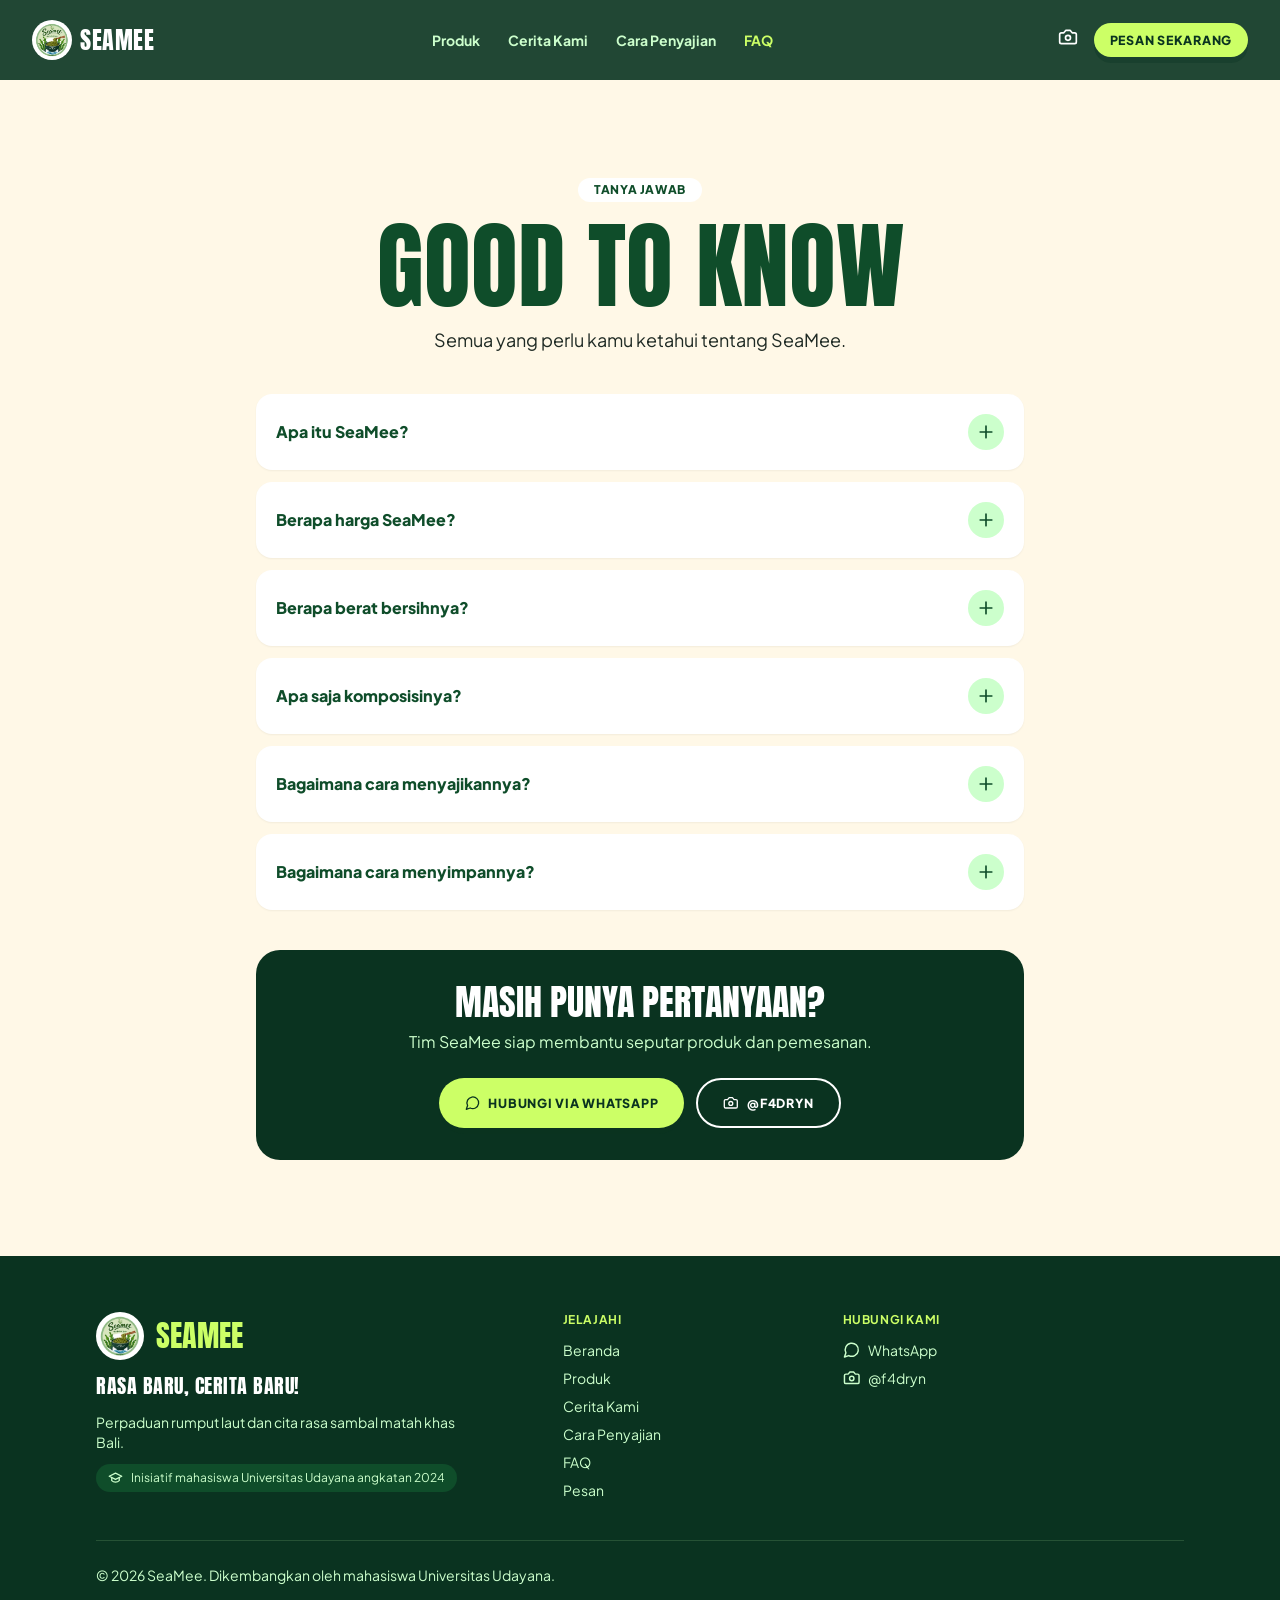
<file: faq.html>
<!DOCTYPE html>
<html lang="id"><head><meta charset="utf-8">
<meta name="viewport" content="width=device-width, initial-scale=1, viewport-fit=cover">
<title>SeaMee | FAQ</title>
<meta name="description" content="Pertanyaan yang sering diajukan tentang SeaMee.">
<meta property="og:title" content="SeaMee | FAQ"><meta property="og:description" content="Pertanyaan yang sering diajukan tentang SeaMee."><meta property="og:image" content="assets/img/dry.webp">
<link rel="icon" href="assets/img/logo.webp" type="image/webp">
<link rel="preconnect" href="https://fonts.googleapis.com"><link rel="preconnect" href="https://fonts.gstatic.com" crossorigin>
<link href="https://fonts.googleapis.com/css2?family=Anton&family=Plus+Jakarta+Sans:wght@400;500;600;700;800&display=swap" rel="stylesheet">
<link rel="stylesheet" href="assets/css/tailwind.css">
<link rel="stylesheet" href="assets/css/style.css">
<noscript><style>.rv{opacity:1;transform:none}</style></noscript>
</head>
<body class="font-b antialiased">
<header id="hd" class="hd fixed top-0 inset-x-0 z-50 bg-deep/90 backdrop-blur-md text-white transition-shadow">
<div class="h-16 md:h-20 px-4 lg:px-8 flex items-center justify-between gap-4">
<a href="index.html" class="flex items-center gap-2" aria-label="SeaMee beranda"><img src="assets/img/logo.webp" alt="Logo SeaMee" class="h-10 w-10 rounded-full bg-white"><span class="font-h text-2xl tracking-wide uppercase">SeaMee</span></a>
<nav class="hidden md:flex gap-7 text-sm font-bold" aria-label="Menu utama"><a href="produk.html" class="text-mint hover:text-white transition-colors" >Produk</a><a href="cerita-kami.html" class="text-mint hover:text-white transition-colors" >Cerita Kami</a><a href="cara-penyajian.html" class="text-mint hover:text-white transition-colors" >Cara Penyajian</a><a href="faq.html" class="text-pale transition-colors" aria-current="page">FAQ</a></nav>
<div class="flex items-center gap-2">
<a id="hig" href="https://www.instagram.com/f4dryn" data-ig aria-label="Instagram SeaMee" target="_blank" rel="noopener noreferrer" class="p-2 hover:text-pale"><span class=" inline-flex items-center justify-center"><svg class="ic" viewBox="0 0 24 24" fill="none" stroke="currentColor" stroke-width="2" stroke-linecap="round" stroke-linejoin="round" aria-hidden="true"><path d="M14.5 4h-5L7 7H4a2 2 0 0 0-2 2v9a2 2 0 0 0 2 2h16a2 2 0 0 0 2-2V9a2 2 0 0 0-2-2h-3l-2.5-3z"/><circle cx="12" cy="13" r="3"/></svg></span></a>
<a href="pesan.html" class="bt b1 !py-2 !px-4 hidden sm:inline-flex">Pesan Sekarang</a>
<button data-a="mm" aria-label="Buka menu" class="md:hidden p-2"><span class=" inline-flex items-center justify-center"><svg class="ic" viewBox="0 0 24 24" fill="none" stroke="currentColor" stroke-width="2" stroke-linecap="round" stroke-linejoin="round" aria-hidden="true"><path d="M4 6h16M4 12h16M4 18h16"/></svg></span></button></div></div></header>
<div id="mm" class="hidden fixed inset-0 z-[60] bg-deep text-white p-6 flex flex-col gap-6">
<button data-a="mm" aria-label="Tutup menu" class="self-end p-2"><span class=" inline-flex items-center justify-center"><svg class="ic" viewBox="0 0 24 24" fill="none" stroke="currentColor" stroke-width="2" stroke-linecap="round" stroke-linejoin="round" aria-hidden="true"><path d="M18 6 6 18M6 6l12 12"/></svg></span></button>
<div class="flex flex-col gap-5 font-h text-3xl uppercase"><a href="index.html">Beranda</a><a href="produk.html">Produk</a><a href="cerita-kami.html">Cerita Kami</a><a href="cara-penyajian.html">Cara Penyajian</a><a href="faq.html">FAQ</a><a href="pesan.html">Pesan</a></div>
<a href="pesan.html" data-a="mm" class="bt b1 mt-auto">Pesan Sekarang</a></div>
<main id="app" class="pt-16 md:pt-20 min-h-screen"><section  class="bg-cream px-4 lg:px-8 py-16 md:py-24"><div class="max-w-6xl mx-auto"><div class="rv text-center mb-10"><span class="inline-block px-4 py-1 rounded-full bg-white text-dark text-xs font-extrabold uppercase tracking-wider mb-4">Tanya Jawab</span><h1 class="font-h uppercase text-6xl md:text-8xl text-dark leading-none">Good to Know</h1><p class="text-lg mt-3">Semua yang perlu kamu ketahui tentang SeaMee.</p></div><div class="max-w-3xl mx-auto"><div class="flex flex-col gap-3"><div class="rv rounded-2xl bg-white shadow-sm overflow-hidden"><button data-a="acc" aria-expanded="false" aria-controls="acf0" class="w-full flex items-center justify-between gap-4 p-5 text-left font-extrabold text-dark"><span>Apa itu SeaMee?</span><span class="w-9 h-9 flex items-center justify-center rounded-full bg-mint shrink-0 inline-flex items-center justify-center"><svg class="ic" viewBox="0 0 24 24" fill="none" stroke="currentColor" stroke-width="2" stroke-linecap="round" stroke-linejoin="round" aria-hidden="true"><path d="M5 12h14M12 5v14"/></svg></span></button><div id="acf0" class="hidden px-5 pb-5 text-ink/85 leading-relaxed">Mi kering berbasis tepung terigu dan rumput laut bubuk dengan cita rasa sambal matah khas Bali.</div></div><div class="rv rounded-2xl bg-white shadow-sm overflow-hidden"><button data-a="acc" aria-expanded="false" aria-controls="acf1" class="w-full flex items-center justify-between gap-4 p-5 text-left font-extrabold text-dark"><span>Berapa harga SeaMee?</span><span class="w-9 h-9 flex items-center justify-center rounded-full bg-mint shrink-0 inline-flex items-center justify-center"><svg class="ic" viewBox="0 0 24 24" fill="none" stroke="currentColor" stroke-width="2" stroke-linecap="round" stroke-linejoin="round" aria-hidden="true"><path d="M5 12h14M12 5v14"/></svg></span></button><div id="acf1" class="hidden px-5 pb-5 text-ink/85 leading-relaxed">Harga saat ini Rp13.000 per kemasan. Harga dapat berubah, tanyakan lewat WhatsApp untuk informasi terbaru.</div></div><div class="rv rounded-2xl bg-white shadow-sm overflow-hidden"><button data-a="acc" aria-expanded="false" aria-controls="acf2" class="w-full flex items-center justify-between gap-4 p-5 text-left font-extrabold text-dark"><span>Berapa berat bersihnya?</span><span class="w-9 h-9 flex items-center justify-center rounded-full bg-mint shrink-0 inline-flex items-center justify-center"><svg class="ic" viewBox="0 0 24 24" fill="none" stroke="currentColor" stroke-width="2" stroke-linecap="round" stroke-linejoin="round" aria-hidden="true"><path d="M5 12h14M12 5v14"/></svg></span></button><div id="acf2" class="hidden px-5 pb-5 text-ink/85 leading-relaxed">Berat bersih SeaMee adalah 75 gram.</div></div><div class="rv rounded-2xl bg-white shadow-sm overflow-hidden"><button data-a="acc" aria-expanded="false" aria-controls="acf3" class="w-full flex items-center justify-between gap-4 p-5 text-left font-extrabold text-dark"><span>Apa saja komposisinya?</span><span class="w-9 h-9 flex items-center justify-center rounded-full bg-mint shrink-0 inline-flex items-center justify-center"><svg class="ic" viewBox="0 0 24 24" fill="none" stroke="currentColor" stroke-width="2" stroke-linecap="round" stroke-linejoin="round" aria-hidden="true"><path d="M5 12h14M12 5v14"/></svg></span></button><div id="acf3" class="hidden px-5 pb-5 text-ink/85 leading-relaxed">Tepung terigu protein tinggi, rumput laut bubuk, air, garam, serta bumbu bercita rasa sambal matah.</div></div><div class="rv rounded-2xl bg-white shadow-sm overflow-hidden"><button data-a="acc" aria-expanded="false" aria-controls="acf4" class="w-full flex items-center justify-between gap-4 p-5 text-left font-extrabold text-dark"><span>Bagaimana cara menyajikannya?</span><span class="w-9 h-9 flex items-center justify-center rounded-full bg-mint shrink-0 inline-flex items-center justify-center"><svg class="ic" viewBox="0 0 24 24" fill="none" stroke="currentColor" stroke-width="2" stroke-linecap="round" stroke-linejoin="round" aria-hidden="true"><path d="M5 12h14M12 5v14"/></svg></span></button><div id="acf4" class="hidden px-5 pb-5 text-ink/85 leading-relaxed">Rebus mi, tiriskan, tambahkan bumbu sambal matah lalu aduk merata, dan sajikan selagi hangat.</div></div><div class="rv rounded-2xl bg-white shadow-sm overflow-hidden"><button data-a="acc" aria-expanded="false" aria-controls="acf5" class="w-full flex items-center justify-between gap-4 p-5 text-left font-extrabold text-dark"><span>Bagaimana cara menyimpannya?</span><span class="w-9 h-9 flex items-center justify-center rounded-full bg-mint shrink-0 inline-flex items-center justify-center"><svg class="ic" viewBox="0 0 24 24" fill="none" stroke="currentColor" stroke-width="2" stroke-linecap="round" stroke-linejoin="round" aria-hidden="true"><path d="M5 12h14M12 5v14"/></svg></span></button><div id="acf5" class="hidden px-5 pb-5 text-ink/85 leading-relaxed">Simpan produk di tempat yang sejuk, kering, bersih, dan terhindar dari sinar matahari langsung. Setelah kemasan dibuka, segera olah produk dan hindari paparan kelembapan. Informasi masa simpan akan ditambahkan setelah tersedia.</div></div></div></div><div class="rv max-w-3xl mx-auto mt-10 rounded-3xl bg-deep text-white p-8 text-center"><h2 class="font-h uppercase text-4xl mb-2">Masih Punya Pertanyaan?</h2><p class="text-mint mb-6">Tim SeaMee siap membantu seputar produk dan pemesanan.</p><div class="flex flex-wrap gap-3 justify-center"><a href="https://chat.whatsapp.com/BUDS4KOgvdW1iYlpWveQhL" data-wa class="bt b1" target="_blank" rel="noopener noreferrer"><span class=" inline-flex items-center justify-center"><svg class="ic" viewBox="0 0 24 24" fill="none" stroke="currentColor" stroke-width="2" stroke-linecap="round" stroke-linejoin="round" aria-hidden="true"><path d="M7.9 20A9 9 0 1 0 4 16.1L2 22Z"/></svg></span>Hubungi via WhatsApp</a><a href="https://www.instagram.com/f4dryn" data-ig class="bt b3" target="_blank" rel="noopener noreferrer"><span class=" inline-flex items-center justify-center"><svg class="ic" viewBox="0 0 24 24" fill="none" stroke="currentColor" stroke-width="2" stroke-linecap="round" stroke-linejoin="round" aria-hidden="true"><path d="M14.5 4h-5L7 7H4a2 2 0 0 0-2 2v9a2 2 0 0 0 2 2h16a2 2 0 0 0 2-2V9a2 2 0 0 0-2-2h-3l-2.5-3z"/><circle cx="12" cy="13" r="3"/></svg></span>@f4dryn</a></div></div></div></section></main>
<footer class="bg-deep text-white"><div class="px-4 lg:px-8 py-14 max-w-6xl mx-auto"><div class="grid md:grid-cols-12 gap-8 pb-10 border-b border-sage/30"><div class="md:col-span-5 flex flex-col gap-3"><div class="flex items-center gap-3"><img src="assets/img/logo.webp" alt="Logo SeaMee" class="h-12 w-12 rounded-full bg-white"><span class="font-h text-3xl uppercase text-pale">SeaMee</span></div><p class="font-h uppercase text-xl tracking-wide">Rasa Baru, Cerita Baru!</p><p class="text-mint text-sm max-w-sm">Perpaduan rumput laut dan cita rasa sambal matah khas Bali.</p><span class="self-start inline-flex items-center gap-2 px-3 py-1.5 rounded-full bg-dark text-mint text-xs"><span class=" inline-flex items-center justify-center"><svg class="ic" viewBox="0 0 24 24" fill="none" stroke="currentColor" stroke-width="2" stroke-linecap="round" stroke-linejoin="round" aria-hidden="true"><path d="M22 10 12 5 2 10l10 5z"/><path d="M6 12v5c3 3 9 3 12 0v-5"/></svg></span>Inisiatif mahasiswa Universitas Udayana angkatan 2024</span></div><div class="md:col-span-3 flex flex-col gap-2 text-sm"><b class="text-pale uppercase tracking-wider text-xs mb-1">Jelajahi</b><a class="text-mint hover:text-white" href="index.html">Beranda</a><a class="text-mint hover:text-white" href="produk.html">Produk</a><a class="text-mint hover:text-white" href="cerita-kami.html">Cerita Kami</a><a class="text-mint hover:text-white" href="cara-penyajian.html">Cara Penyajian</a><a class="text-mint hover:text-white" href="faq.html">FAQ</a><a class="text-mint hover:text-white" href="pesan.html">Pesan</a></div><div class="md:col-span-4 flex flex-col gap-2 text-sm"><b class="text-pale uppercase tracking-wider text-xs mb-1">Hubungi Kami</b><a class="flex gap-2 items-center text-mint hover:text-pale" href="https://chat.whatsapp.com/BUDS4KOgvdW1iYlpWveQhL" data-wa target="_blank" rel="noopener noreferrer"><span class=" inline-flex items-center justify-center"><svg class="ic" viewBox="0 0 24 24" fill="none" stroke="currentColor" stroke-width="2" stroke-linecap="round" stroke-linejoin="round" aria-hidden="true"><path d="M7.9 20A9 9 0 1 0 4 16.1L2 22Z"/></svg></span>WhatsApp</a><a class="flex gap-2 items-center text-mint hover:text-pale" href="https://www.instagram.com/f4dryn" data-ig target="_blank" rel="noopener noreferrer"><span class=" inline-flex items-center justify-center"><svg class="ic" viewBox="0 0 24 24" fill="none" stroke="currentColor" stroke-width="2" stroke-linecap="round" stroke-linejoin="round" aria-hidden="true"><path d="M14.5 4h-5L7 7H4a2 2 0 0 0-2 2v9a2 2 0 0 0 2 2h16a2 2 0 0 0 2-2V9a2 2 0 0 0-2-2h-3l-2.5-3z"/><circle cx="12" cy="13" r="3"/></svg></span>@f4dryn</a></div></div><p class="pt-6 text-mint text-sm">© 2026 SeaMee. Dikembangkan oleh mahasiswa Universitas Udayana.</p></div></footer>
<a id="fw" href="https://chat.whatsapp.com/BUDS4KOgvdW1iYlpWveQhL" data-wa target="_blank" rel="noopener noreferrer" class="fl fixed right-4 sm:right-6 z-50 bt b1 !py-3 translate-y-24 opacity-0 pointer-events-none transition-all duration-300" aria-label="Chat WhatsApp SeaMee"><span class=" inline-flex items-center justify-center"><svg class="ic" viewBox="0 0 24 24" fill="none" stroke="currentColor" stroke-width="2" stroke-linecap="round" stroke-linejoin="round" aria-hidden="true"><path d="M7.9 20A9 9 0 1 0 4 16.1L2 22Z"/></svg></span><span class="hidden sm:inline">Chat WhatsApp</span></a>
<div id="gz" class="hidden fixed inset-0 z-[70] bg-black/85 items-center justify-center p-4" data-a="zc" role="dialog" aria-label="Pratinjau foto"><button data-a="zc" aria-label="Tutup" class="absolute top-4 right-4 text-white p-2"><span class=" inline-flex items-center justify-center"><svg class="ic" viewBox="0 0 24 24" fill="none" stroke="currentColor" stroke-width="2" stroke-linecap="round" stroke-linejoin="round" aria-hidden="true"><path d="M18 6 6 18M6 6l12 12"/></svg></span></button><img id="gzi" alt="" class="max-h-full max-w-full rounded-2xl"></div>
<div id="ts" class="fixed left-1/2 -translate-x-1/2 bottom-24 z-[80] bg-deep text-pale text-sm font-bold px-5 py-3 rounded-full opacity-0 pointer-events-none transition-opacity" role="status"></div>
<script src="assets/js/icons.js"></script>
<script src="assets/js/config.js"></script>
<script src="assets/js/main.js"></script>
</body></html>
</file>
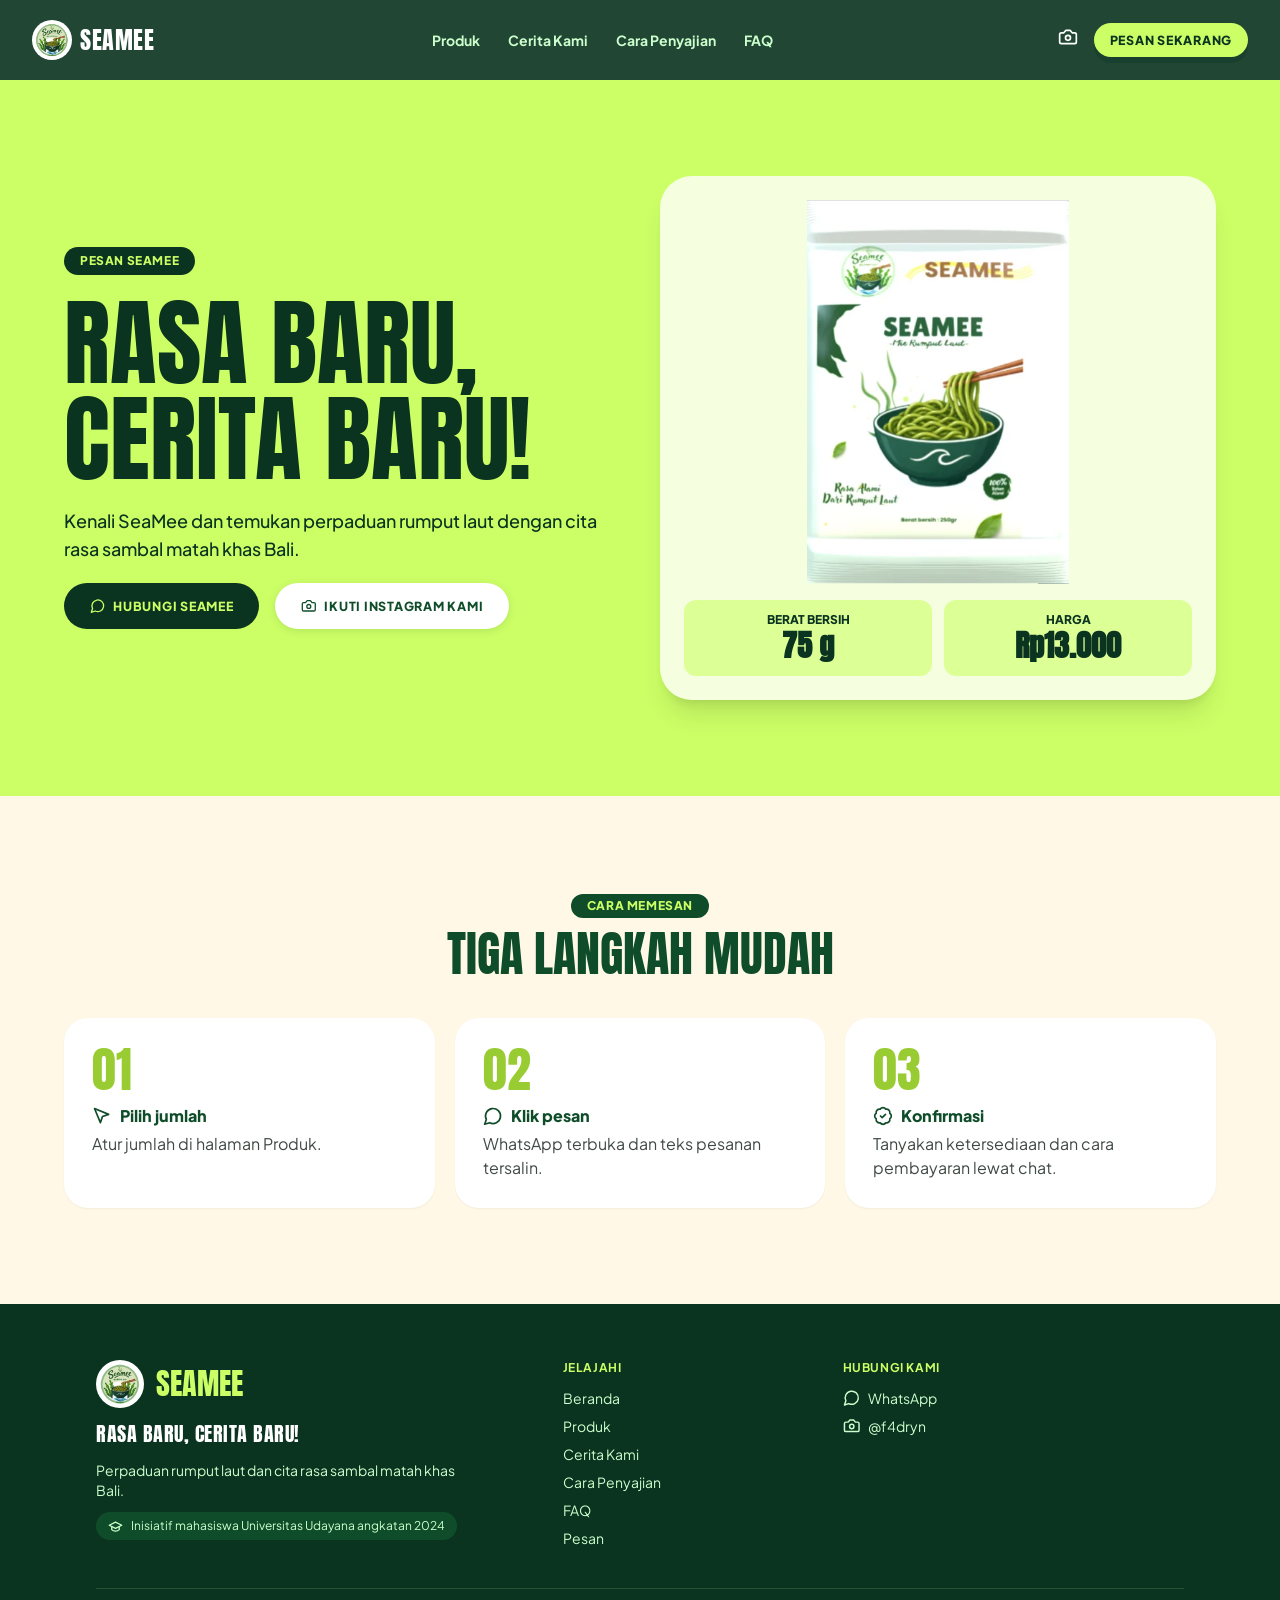
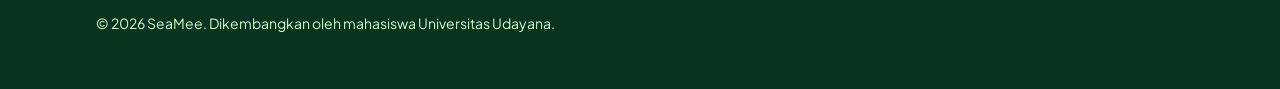
<file: pesan.html>
<!DOCTYPE html>
<html lang="id"><head><meta charset="utf-8">
<meta name="viewport" content="width=device-width, initial-scale=1, viewport-fit=cover">
<title>SeaMee | Pesan</title>
<meta name="description" content="Pesan SeaMee lewat WhatsApp atau ikuti Instagram kami.">
<meta property="og:title" content="SeaMee | Pesan"><meta property="og:description" content="Pesan SeaMee lewat WhatsApp atau ikuti Instagram kami."><meta property="og:image" content="assets/img/dry.webp">
<link rel="icon" href="assets/img/logo.webp" type="image/webp">
<link rel="preconnect" href="https://fonts.googleapis.com"><link rel="preconnect" href="https://fonts.gstatic.com" crossorigin>
<link href="https://fonts.googleapis.com/css2?family=Anton&family=Plus+Jakarta+Sans:wght@400;500;600;700;800&display=swap" rel="stylesheet">
<link rel="stylesheet" href="assets/css/tailwind.css">
<link rel="stylesheet" href="assets/css/style.css">
<noscript><style>.rv{opacity:1;transform:none}</style></noscript>
</head>
<body class="font-b antialiased">
<header id="hd" class="hd fixed top-0 inset-x-0 z-50 bg-deep/90 backdrop-blur-md text-white transition-shadow">
<div class="h-16 md:h-20 px-4 lg:px-8 flex items-center justify-between gap-4">
<a href="index.html" class="flex items-center gap-2" aria-label="SeaMee beranda"><img src="assets/img/logo.webp" alt="Logo SeaMee" class="h-10 w-10 rounded-full bg-white"><span class="font-h text-2xl tracking-wide uppercase">SeaMee</span></a>
<nav class="hidden md:flex gap-7 text-sm font-bold" aria-label="Menu utama"><a href="produk.html" class="text-mint hover:text-white transition-colors" >Produk</a><a href="cerita-kami.html" class="text-mint hover:text-white transition-colors" >Cerita Kami</a><a href="cara-penyajian.html" class="text-mint hover:text-white transition-colors" >Cara Penyajian</a><a href="faq.html" class="text-mint hover:text-white transition-colors" >FAQ</a></nav>
<div class="flex items-center gap-2">
<a id="hig" href="https://www.instagram.com/f4dryn" data-ig aria-label="Instagram SeaMee" target="_blank" rel="noopener noreferrer" class="p-2 hover:text-pale"><span class=" inline-flex items-center justify-center"><svg class="ic" viewBox="0 0 24 24" fill="none" stroke="currentColor" stroke-width="2" stroke-linecap="round" stroke-linejoin="round" aria-hidden="true"><path d="M14.5 4h-5L7 7H4a2 2 0 0 0-2 2v9a2 2 0 0 0 2 2h16a2 2 0 0 0 2-2V9a2 2 0 0 0-2-2h-3l-2.5-3z"/><circle cx="12" cy="13" r="3"/></svg></span></a>
<a href="pesan.html" class="bt b1 !py-2 !px-4 hidden sm:inline-flex">Pesan Sekarang</a>
<button data-a="mm" aria-label="Buka menu" class="md:hidden p-2"><span class=" inline-flex items-center justify-center"><svg class="ic" viewBox="0 0 24 24" fill="none" stroke="currentColor" stroke-width="2" stroke-linecap="round" stroke-linejoin="round" aria-hidden="true"><path d="M4 6h16M4 12h16M4 18h16"/></svg></span></button></div></div></header>
<div id="mm" class="hidden fixed inset-0 z-[60] bg-deep text-white p-6 flex flex-col gap-6">
<button data-a="mm" aria-label="Tutup menu" class="self-end p-2"><span class=" inline-flex items-center justify-center"><svg class="ic" viewBox="0 0 24 24" fill="none" stroke="currentColor" stroke-width="2" stroke-linecap="round" stroke-linejoin="round" aria-hidden="true"><path d="M18 6 6 18M6 6l12 12"/></svg></span></button>
<div class="flex flex-col gap-5 font-h text-3xl uppercase"><a href="index.html">Beranda</a><a href="produk.html">Produk</a><a href="cerita-kami.html">Cerita Kami</a><a href="cara-penyajian.html">Cara Penyajian</a><a href="faq.html">FAQ</a><a href="pesan.html">Pesan</a></div>
<a href="pesan.html" data-a="mm" class="bt b1 mt-auto">Pesan Sekarang</a></div>
<main id="app" class="pt-16 md:pt-20 min-h-screen"><section class="bg-pale text-deep px-4 lg:px-8 py-16 md:py-24"><div class="max-w-6xl mx-auto grid lg:grid-cols-2 gap-10 items-center"><div class="rv flex flex-col gap-5"><span class="self-start px-4 py-1.5 rounded-full bg-deep text-pale text-xs font-extrabold uppercase tracking-wider">Pesan SeaMee</span><h1 class="font-h uppercase text-6xl md:text-8xl leading-none">Rasa Baru,<br>Cerita Baru!</h1><p class="text-lg font-medium max-w-xl">Kenali SeaMee dan temukan perpaduan rumput laut dengan cita rasa sambal matah khas Bali.</p><div class="flex flex-wrap gap-4"><a href="https://chat.whatsapp.com/BUDS4KOgvdW1iYlpWveQhL" data-wa class="bt b4" target="_blank" rel="noopener noreferrer"><span class=" inline-flex items-center justify-center"><svg class="ic" viewBox="0 0 24 24" fill="none" stroke="currentColor" stroke-width="2" stroke-linecap="round" stroke-linejoin="round" aria-hidden="true"><path d="M7.9 20A9 9 0 1 0 4 16.1L2 22Z"/></svg></span>Hubungi SeaMee</a><a href="https://www.instagram.com/f4dryn" data-ig class="bt b2" target="_blank" rel="noopener noreferrer"><span class=" inline-flex items-center justify-center"><svg class="ic" viewBox="0 0 24 24" fill="none" stroke="currentColor" stroke-width="2" stroke-linecap="round" stroke-linejoin="round" aria-hidden="true"><path d="M14.5 4h-5L7 7H4a2 2 0 0 0-2 2v9a2 2 0 0 0 2 2h16a2 2 0 0 0 2-2V9a2 2 0 0 0-2-2h-3l-2.5-3z"/><circle cx="12" cy="13" r="3"/></svg></span>Ikuti Instagram Kami</a></div></div><div class="rv rounded-[2rem] bg-white/80 p-6 shadow-xl text-center"><img src="assets/img/front.webp" alt="Kemasan depan SeaMee" class="max-h-96 mx-auto"><div class="grid grid-cols-2 gap-3 mt-4"><div class="rounded-xl bg-pale/60 p-3"><span class="block text-xs font-extrabold uppercase">Berat Bersih</span><b class="font-h text-3xl">75 g</b></div><div class="rounded-xl bg-pale/60 p-3"><span class="block text-xs font-extrabold uppercase">Harga</span><b class="font-h text-3xl">Rp13.000</b></div></div></div></div></section>
<section  class="bg-cream px-4 lg:px-8 py-16 md:py-24"><div class="max-w-6xl mx-auto"><div class="rv text-center max-w-3xl mx-auto mb-10"><span class="inline-block px-4 py-1 rounded-full text-xs font-extrabold uppercase tracking-wider mb-3 bg-dark text-pale">Cara Memesan</span><h2 class="font-h uppercase text-4xl md:text-5xl leading-tight text-dark">Tiga Langkah Mudah</h2></div><div class="grid md:grid-cols-3 gap-5"><div class="rv bg-white rounded-3xl p-7 shadow-sm"><span class="font-h text-5xl text-lime">01</span><h3 class="font-extrabold text-dark mt-2 flex items-center gap-2"><span class=" inline-flex items-center justify-center"><svg class="ic" viewBox="0 0 24 24" fill="none" stroke="currentColor" stroke-width="2" stroke-linecap="round" stroke-linejoin="round" aria-hidden="true"><path d="m3 3 7.07 16.97 2.51-7.39 7.39-2.51z"/></svg></span>Pilih jumlah</h3><p class="mt-1 text-ink/85">Atur jumlah di halaman Produk.</p></div><div class="rv bg-white rounded-3xl p-7 shadow-sm"><span class="font-h text-5xl text-lime">02</span><h3 class="font-extrabold text-dark mt-2 flex items-center gap-2"><span class=" inline-flex items-center justify-center"><svg class="ic" viewBox="0 0 24 24" fill="none" stroke="currentColor" stroke-width="2" stroke-linecap="round" stroke-linejoin="round" aria-hidden="true"><path d="M7.9 20A9 9 0 1 0 4 16.1L2 22Z"/></svg></span>Klik pesan</h3><p class="mt-1 text-ink/85">WhatsApp terbuka dan teks pesanan tersalin.</p></div><div class="rv bg-white rounded-3xl p-7 shadow-sm"><span class="font-h text-5xl text-lime">03</span><h3 class="font-extrabold text-dark mt-2 flex items-center gap-2"><span class=" inline-flex items-center justify-center"><svg class="ic" viewBox="0 0 24 24" fill="none" stroke="currentColor" stroke-width="2" stroke-linecap="round" stroke-linejoin="round" aria-hidden="true"><path d="M3.85 8.62a4 4 0 0 1 4.78-4.77 4 4 0 0 1 6.74 0 4 4 0 0 1 4.78 4.78 4 4 0 0 1 0 6.74 4 4 0 0 1-4.77 4.78 4 4 0 0 1-6.75 0 4 4 0 0 1-4.78-4.77 4 4 0 0 1 0-6.76Z"/><path d="m9 12 2 2 4-4"/></svg></span>Konfirmasi</h3><p class="mt-1 text-ink/85">Tanyakan ketersediaan dan cara pembayaran lewat chat.</p></div></div></div></section></main>
<footer class="bg-deep text-white"><div class="px-4 lg:px-8 py-14 max-w-6xl mx-auto"><div class="grid md:grid-cols-12 gap-8 pb-10 border-b border-sage/30"><div class="md:col-span-5 flex flex-col gap-3"><div class="flex items-center gap-3"><img src="assets/img/logo.webp" alt="Logo SeaMee" class="h-12 w-12 rounded-full bg-white"><span class="font-h text-3xl uppercase text-pale">SeaMee</span></div><p class="font-h uppercase text-xl tracking-wide">Rasa Baru, Cerita Baru!</p><p class="text-mint text-sm max-w-sm">Perpaduan rumput laut dan cita rasa sambal matah khas Bali.</p><span class="self-start inline-flex items-center gap-2 px-3 py-1.5 rounded-full bg-dark text-mint text-xs"><span class=" inline-flex items-center justify-center"><svg class="ic" viewBox="0 0 24 24" fill="none" stroke="currentColor" stroke-width="2" stroke-linecap="round" stroke-linejoin="round" aria-hidden="true"><path d="M22 10 12 5 2 10l10 5z"/><path d="M6 12v5c3 3 9 3 12 0v-5"/></svg></span>Inisiatif mahasiswa Universitas Udayana angkatan 2024</span></div><div class="md:col-span-3 flex flex-col gap-2 text-sm"><b class="text-pale uppercase tracking-wider text-xs mb-1">Jelajahi</b><a class="text-mint hover:text-white" href="index.html">Beranda</a><a class="text-mint hover:text-white" href="produk.html">Produk</a><a class="text-mint hover:text-white" href="cerita-kami.html">Cerita Kami</a><a class="text-mint hover:text-white" href="cara-penyajian.html">Cara Penyajian</a><a class="text-mint hover:text-white" href="faq.html">FAQ</a><a class="text-mint hover:text-white" href="pesan.html">Pesan</a></div><div class="md:col-span-4 flex flex-col gap-2 text-sm"><b class="text-pale uppercase tracking-wider text-xs mb-1">Hubungi Kami</b><a class="flex gap-2 items-center text-mint hover:text-pale" href="https://chat.whatsapp.com/BUDS4KOgvdW1iYlpWveQhL" data-wa target="_blank" rel="noopener noreferrer"><span class=" inline-flex items-center justify-center"><svg class="ic" viewBox="0 0 24 24" fill="none" stroke="currentColor" stroke-width="2" stroke-linecap="round" stroke-linejoin="round" aria-hidden="true"><path d="M7.9 20A9 9 0 1 0 4 16.1L2 22Z"/></svg></span>WhatsApp</a><a class="flex gap-2 items-center text-mint hover:text-pale" href="https://www.instagram.com/f4dryn" data-ig target="_blank" rel="noopener noreferrer"><span class=" inline-flex items-center justify-center"><svg class="ic" viewBox="0 0 24 24" fill="none" stroke="currentColor" stroke-width="2" stroke-linecap="round" stroke-linejoin="round" aria-hidden="true"><path d="M14.5 4h-5L7 7H4a2 2 0 0 0-2 2v9a2 2 0 0 0 2 2h16a2 2 0 0 0 2-2V9a2 2 0 0 0-2-2h-3l-2.5-3z"/><circle cx="12" cy="13" r="3"/></svg></span>@f4dryn</a></div></div><p class="pt-6 text-mint text-sm">© 2026 SeaMee. Dikembangkan oleh mahasiswa Universitas Udayana.</p></div></footer>
<a id="fw" href="https://chat.whatsapp.com/BUDS4KOgvdW1iYlpWveQhL" data-wa target="_blank" rel="noopener noreferrer" class="fl fixed right-4 sm:right-6 z-50 bt b1 !py-3 translate-y-24 opacity-0 pointer-events-none transition-all duration-300" aria-label="Chat WhatsApp SeaMee"><span class=" inline-flex items-center justify-center"><svg class="ic" viewBox="0 0 24 24" fill="none" stroke="currentColor" stroke-width="2" stroke-linecap="round" stroke-linejoin="round" aria-hidden="true"><path d="M7.9 20A9 9 0 1 0 4 16.1L2 22Z"/></svg></span><span class="hidden sm:inline">Chat WhatsApp</span></a>
<div id="gz" class="hidden fixed inset-0 z-[70] bg-black/85 items-center justify-center p-4" data-a="zc" role="dialog" aria-label="Pratinjau foto"><button data-a="zc" aria-label="Tutup" class="absolute top-4 right-4 text-white p-2"><span class=" inline-flex items-center justify-center"><svg class="ic" viewBox="0 0 24 24" fill="none" stroke="currentColor" stroke-width="2" stroke-linecap="round" stroke-linejoin="round" aria-hidden="true"><path d="M18 6 6 18M6 6l12 12"/></svg></span></button><img id="gzi" alt="" class="max-h-full max-w-full rounded-2xl"></div>
<div id="ts" class="fixed left-1/2 -translate-x-1/2 bottom-24 z-[80] bg-deep text-pale text-sm font-bold px-5 py-3 rounded-full opacity-0 pointer-events-none transition-opacity" role="status"></div>
<script src="assets/js/icons.js"></script>
<script src="assets/js/config.js"></script>
<script src="assets/js/main.js"></script>
</body></html>
</file>
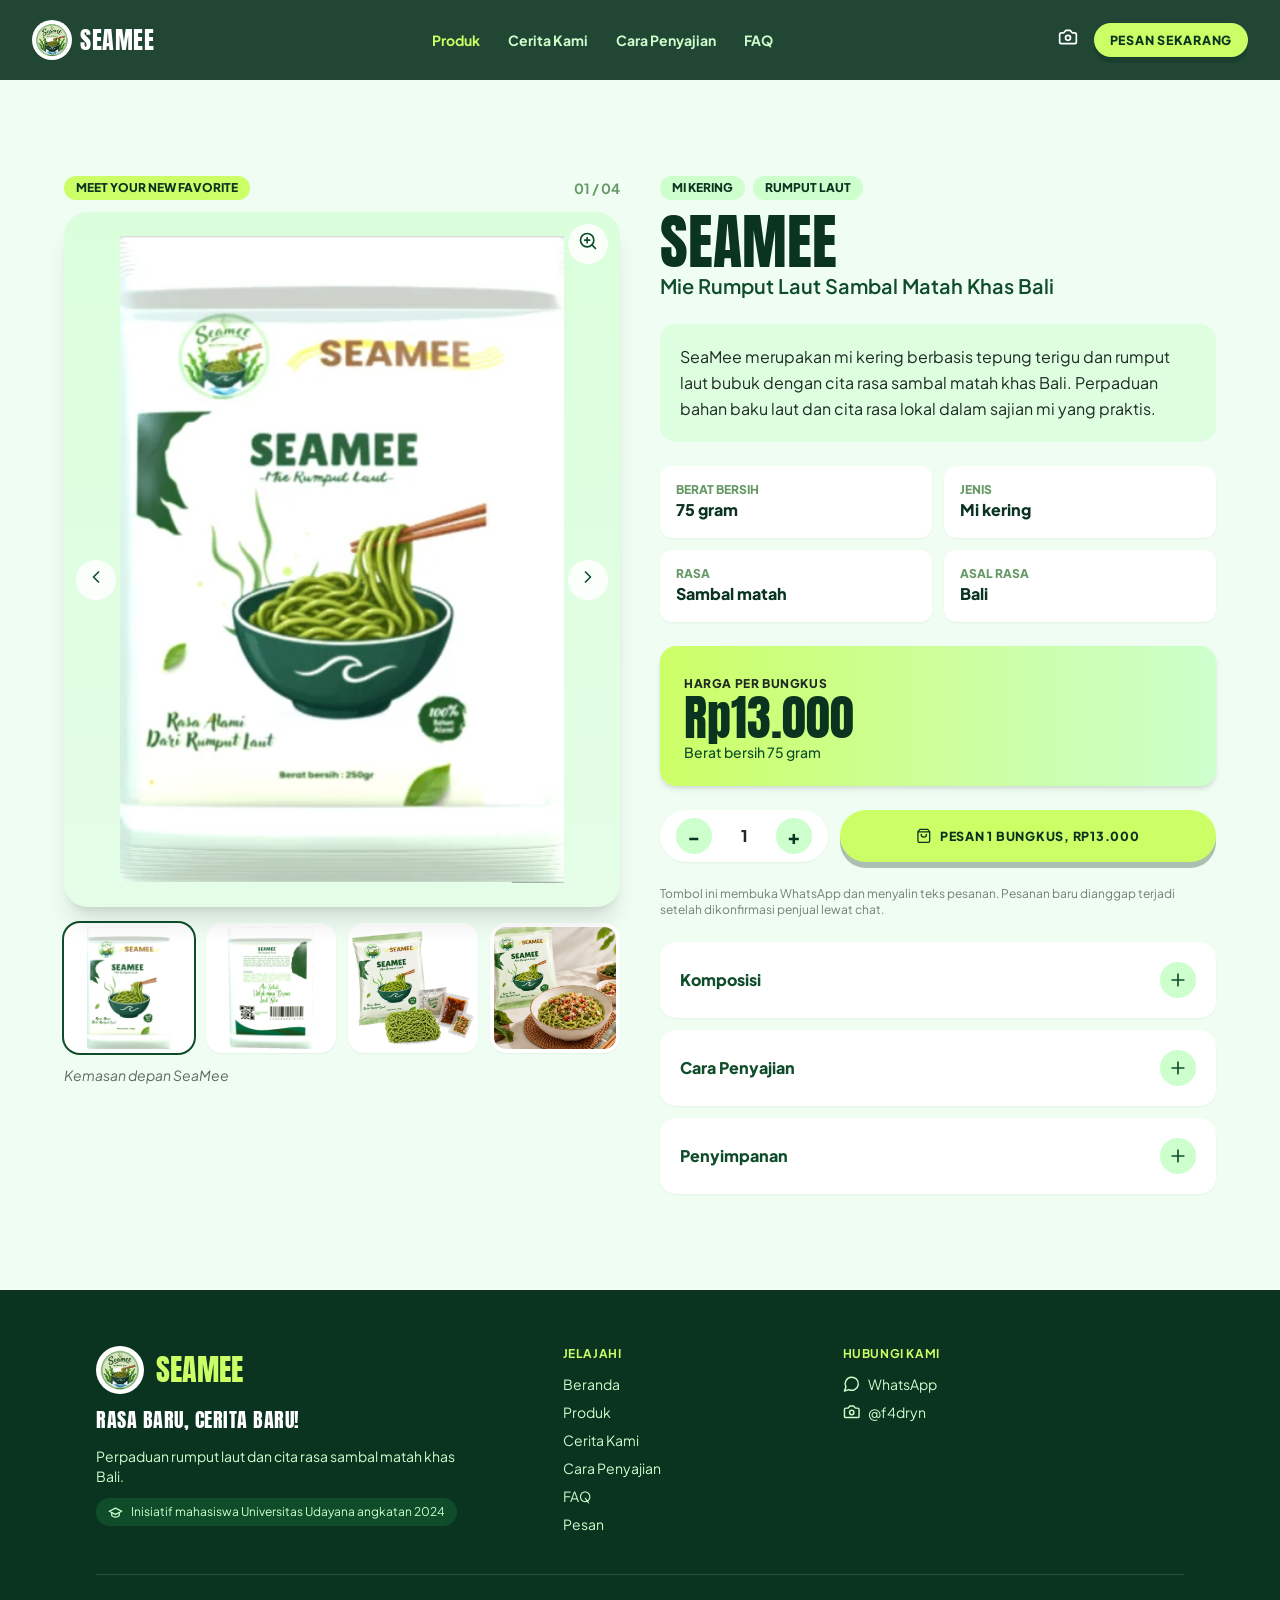
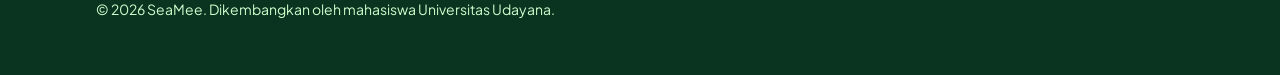
<file: produk.html>
<!DOCTYPE html>
<html lang="id"><head><meta charset="utf-8">
<meta name="viewport" content="width=device-width, initial-scale=1, viewport-fit=cover">
<title>SeaMee | Produk</title>
<meta name="description" content="SeaMee mi kering rumput laut sambal matah, berat bersih 75 gram, Rp13.000.">
<meta property="og:title" content="SeaMee | Produk"><meta property="og:description" content="SeaMee mi kering rumput laut sambal matah, berat bersih 75 gram, Rp13.000."><meta property="og:image" content="assets/img/dry.webp">
<link rel="icon" href="assets/img/logo.webp" type="image/webp">
<link rel="preconnect" href="https://fonts.googleapis.com"><link rel="preconnect" href="https://fonts.gstatic.com" crossorigin>
<link href="https://fonts.googleapis.com/css2?family=Anton&family=Plus+Jakarta+Sans:wght@400;500;600;700;800&display=swap" rel="stylesheet">
<link rel="stylesheet" href="assets/css/tailwind.css">
<link rel="stylesheet" href="assets/css/style.css">
<noscript><style>.rv{opacity:1;transform:none}</style></noscript>
</head>
<body class="font-b antialiased">
<header id="hd" class="hd fixed top-0 inset-x-0 z-50 bg-deep/90 backdrop-blur-md text-white transition-shadow">
<div class="h-16 md:h-20 px-4 lg:px-8 flex items-center justify-between gap-4">
<a href="index.html" class="flex items-center gap-2" aria-label="SeaMee beranda"><img src="assets/img/logo.webp" alt="Logo SeaMee" class="h-10 w-10 rounded-full bg-white"><span class="font-h text-2xl tracking-wide uppercase">SeaMee</span></a>
<nav class="hidden md:flex gap-7 text-sm font-bold" aria-label="Menu utama"><a href="produk.html" class="text-pale transition-colors" aria-current="page">Produk</a><a href="cerita-kami.html" class="text-mint hover:text-white transition-colors" >Cerita Kami</a><a href="cara-penyajian.html" class="text-mint hover:text-white transition-colors" >Cara Penyajian</a><a href="faq.html" class="text-mint hover:text-white transition-colors" >FAQ</a></nav>
<div class="flex items-center gap-2">
<a id="hig" href="https://www.instagram.com/f4dryn" data-ig aria-label="Instagram SeaMee" target="_blank" rel="noopener noreferrer" class="p-2 hover:text-pale"><span class=" inline-flex items-center justify-center"><svg class="ic" viewBox="0 0 24 24" fill="none" stroke="currentColor" stroke-width="2" stroke-linecap="round" stroke-linejoin="round" aria-hidden="true"><path d="M14.5 4h-5L7 7H4a2 2 0 0 0-2 2v9a2 2 0 0 0 2 2h16a2 2 0 0 0 2-2V9a2 2 0 0 0-2-2h-3l-2.5-3z"/><circle cx="12" cy="13" r="3"/></svg></span></a>
<a href="pesan.html" class="bt b1 !py-2 !px-4 hidden sm:inline-flex">Pesan Sekarang</a>
<button data-a="mm" aria-label="Buka menu" class="md:hidden p-2"><span class=" inline-flex items-center justify-center"><svg class="ic" viewBox="0 0 24 24" fill="none" stroke="currentColor" stroke-width="2" stroke-linecap="round" stroke-linejoin="round" aria-hidden="true"><path d="M4 6h16M4 12h16M4 18h16"/></svg></span></button></div></div></header>
<div id="mm" class="hidden fixed inset-0 z-[60] bg-deep text-white p-6 flex flex-col gap-6">
<button data-a="mm" aria-label="Tutup menu" class="self-end p-2"><span class=" inline-flex items-center justify-center"><svg class="ic" viewBox="0 0 24 24" fill="none" stroke="currentColor" stroke-width="2" stroke-linecap="round" stroke-linejoin="round" aria-hidden="true"><path d="M18 6 6 18M6 6l12 12"/></svg></span></button>
<div class="flex flex-col gap-5 font-h text-3xl uppercase"><a href="index.html">Beranda</a><a href="produk.html">Produk</a><a href="cerita-kami.html">Cerita Kami</a><a href="cara-penyajian.html">Cara Penyajian</a><a href="faq.html">FAQ</a><a href="pesan.html">Pesan</a></div>
<a href="pesan.html" data-a="mm" class="bt b1 mt-auto">Pesan Sekarang</a></div>
<main id="app" class="pt-16 md:pt-20 min-h-screen"><section  class="bg-surface px-4 lg:px-8 py-16 md:py-24"><div class="max-w-6xl mx-auto"><div class="grid lg:grid-cols-2 gap-10 items-start"><div class="rv"><div class="flex justify-between items-center mb-3"><span class="px-3 py-1 rounded-full bg-pale text-deep text-xs font-extrabold uppercase">Meet Your New Favorite</span><span id="gc" class="text-sm font-bold text-sage">01 / 04</span></div>
<div class="relative aspect-[4/5] rounded-3xl overflow-hidden shadow-xl flex items-center justify-center bg-gradient-to-b from-mint/60 to-mint/30"><img id="gi" src="assets/img/front.webp" alt="Kemasan depan SeaMee" class="w-full h-full object-contain p-6 transition-opacity duration-200 cursor-zoom-in" data-a="zo"><button data-a="gp" aria-label="Foto sebelumnya" class="absolute left-3 top-1/2 w-10 h-10 rounded-full bg-white/85 text-dark"><span class=" inline-flex items-center justify-center"><svg class="ic" viewBox="0 0 24 24" fill="none" stroke="currentColor" stroke-width="2" stroke-linecap="round" stroke-linejoin="round" aria-hidden="true"><path d="m15 18-6-6 6-6"/></svg></span></button><button data-a="gn" aria-label="Foto berikutnya" class="absolute right-3 top-1/2 w-10 h-10 rounded-full bg-white/85 text-dark"><span class=" inline-flex items-center justify-center"><svg class="ic" viewBox="0 0 24 24" fill="none" stroke="currentColor" stroke-width="2" stroke-linecap="round" stroke-linejoin="round" aria-hidden="true"><path d="m9 18 6-6-6-6"/></svg></span></button><button data-a="zo" aria-label="Perbesar foto" class="absolute top-3 right-3 w-10 h-10 rounded-full bg-white/85 text-dark"><span class=" inline-flex items-center justify-center"><svg class="ic" viewBox="0 0 24 24" fill="none" stroke="currentColor" stroke-width="2" stroke-linecap="round" stroke-linejoin="round" aria-hidden="true"><circle cx="11" cy="11" r="8"/><path d="m21 21-4.3-4.3M11 8v6M8 11h6"/></svg></span></button></div>
<div class="grid grid-cols-4 gap-3 mt-4"><button data-a="gt" data-i="0" aria-label="Kemasan depan SeaMee" class="th aspect-square rounded-2xl bg-white p-1 shadow-sm overflow-hidden"><img src="assets/img/front.webp" alt="Kemasan depan SeaMee" class="w-full h-full object-contain"></button><button data-a="gt" data-i="1" aria-label="Kemasan belakang SeaMee" class="th aspect-square rounded-2xl bg-white p-1 shadow-sm overflow-hidden"><img src="assets/img/back.webp" alt="Kemasan belakang SeaMee" class="w-full h-full object-contain"></button><button data-a="gt" data-i="2" aria-label="Mi kering dan tiga sachet bumbu" class="th aspect-square rounded-2xl bg-white p-1 shadow-sm overflow-hidden"><img src="assets/img/dry.webp" alt="Mi kering dan tiga sachet bumbu" class="w-full h-full object-contain"></button><button data-a="gt" data-i="3" aria-label="Mi siap saji dengan sambal matah" class="th aspect-square rounded-2xl bg-white p-1 shadow-sm overflow-hidden"><img src="assets/img/serve.webp" alt="Mi siap saji dengan sambal matah" class="w-full h-full object-cover rounded-xl"></button></div><p id="gcap" class="mt-3 text-sm italic text-ink/70"></p></div>
<div class="flex flex-col gap-6"><div class="rv"><div class="flex gap-2 flex-wrap mb-3"><span class="px-3 py-1 rounded-full bg-mint text-deep text-xs font-extrabold uppercase">Mi Kering</span><span class="px-3 py-1 rounded-full bg-mint text-deep text-xs font-extrabold uppercase">Rumput Laut</span></div><h1 class="font-h uppercase text-6xl text-deep">SeaMee</h1><p class="text-xl font-semibold text-dark">Mie Rumput Laut Sambal Matah Khas Bali</p></div>
<p class="rv bg-mint/50 rounded-2xl p-5 leading-relaxed">SeaMee merupakan mi kering berbasis tepung terigu dan rumput laut bubuk dengan cita rasa sambal matah khas Bali. Perpaduan bahan baku laut dan cita rasa lokal dalam sajian mi yang praktis.</p>
<div class="rv grid grid-cols-2 gap-3"><div class="bg-white rounded-xl p-4 shadow-sm"><span class="block text-xs font-extrabold uppercase text-sage">Berat Bersih</span><span class="font-extrabold text-deep">75 gram</span></div><div class="bg-white rounded-xl p-4 shadow-sm"><span class="block text-xs font-extrabold uppercase text-sage">Jenis</span><span class="font-extrabold text-deep">Mi kering</span></div><div class="bg-white rounded-xl p-4 shadow-sm"><span class="block text-xs font-extrabold uppercase text-sage">Rasa</span><span class="font-extrabold text-deep">Sambal matah</span></div><div class="bg-white rounded-xl p-4 shadow-sm"><span class="block text-xs font-extrabold uppercase text-sage">Asal Rasa</span><span class="font-extrabold text-deep">Bali</span></div></div>
<div class="rv rounded-2xl p-6 bg-gradient-to-r from-pale to-mint shadow-md"><span class="text-xs font-extrabold uppercase tracking-wider">Harga per bungkus</span><div class="font-h text-5xl text-deep">Rp13.000</div><p class="text-sm text-dark font-medium">Berat bersih 75 gram</p></div>
<div class="rv flex flex-col sm:flex-row gap-3 items-stretch"><div class="flex items-center justify-between gap-4 rounded-full bg-white shadow-sm px-4 py-2"><button data-a="qm" aria-label="Kurangi jumlah" class="w-9 h-9 rounded-full bg-mint font-extrabold text-xl text-deep">−</button><span id="qv" class="font-extrabold w-8 text-center">1</span><button data-a="qp" aria-label="Tambah jumlah" class="w-9 h-9 rounded-full bg-mint font-extrabold text-xl text-deep">+</button></div><a data-a="order" id="ob" target="_blank" rel="noopener noreferrer" class="bt b1 flex-1"></a></div>
<p class="text-xs text-ink/60">Tombol ini membuka WhatsApp dan menyalin teks pesanan. Pesanan baru dianggap terjadi setelah dikonfirmasi penjual lewat chat.</p>
<div class="flex flex-col gap-3"><div class="rv rounded-2xl bg-white shadow-sm overflow-hidden"><button data-a="acc" aria-expanded="false" aria-controls="acp0" class="w-full flex items-center justify-between gap-4 p-5 text-left font-extrabold text-dark"><span>Komposisi</span><span class="w-9 h-9 flex items-center justify-center rounded-full bg-mint shrink-0 inline-flex items-center justify-center"><svg class="ic" viewBox="0 0 24 24" fill="none" stroke="currentColor" stroke-width="2" stroke-linecap="round" stroke-linejoin="round" aria-hidden="true"><path d="M5 12h14M12 5v14"/></svg></span></button><div id="acp0" class="hidden px-5 pb-5 text-ink/85 leading-relaxed">Tepung terigu protein tinggi, rumput laut bubuk, air, garam, serta bumbu bercita rasa sambal matah.</div></div><div class="rv rounded-2xl bg-white shadow-sm overflow-hidden"><button data-a="acc" aria-expanded="false" aria-controls="acp1" class="w-full flex items-center justify-between gap-4 p-5 text-left font-extrabold text-dark"><span>Cara Penyajian</span><span class="w-9 h-9 flex items-center justify-center rounded-full bg-mint shrink-0 inline-flex items-center justify-center"><svg class="ic" viewBox="0 0 24 24" fill="none" stroke="currentColor" stroke-width="2" stroke-linecap="round" stroke-linejoin="round" aria-hidden="true"><path d="M5 12h14M12 5v14"/></svg></span></button><div id="acp1" class="hidden px-5 pb-5 text-ink/85 leading-relaxed">1. Rebus mi dalam air mendidih hingga teksturnya sesuai selera.<br>2. Tiriskan mi setelah matang.<br>3. Tambahkan bumbu sambal matah, lalu aduk hingga merata.<br>4. Sajikan selagi hangat.</div></div><div class="rv rounded-2xl bg-white shadow-sm overflow-hidden"><button data-a="acc" aria-expanded="false" aria-controls="acp2" class="w-full flex items-center justify-between gap-4 p-5 text-left font-extrabold text-dark"><span>Penyimpanan</span><span class="w-9 h-9 flex items-center justify-center rounded-full bg-mint shrink-0 inline-flex items-center justify-center"><svg class="ic" viewBox="0 0 24 24" fill="none" stroke="currentColor" stroke-width="2" stroke-linecap="round" stroke-linejoin="round" aria-hidden="true"><path d="M5 12h14M12 5v14"/></svg></span></button><div id="acp2" class="hidden px-5 pb-5 text-ink/85 leading-relaxed">Simpan produk di tempat yang sejuk, kering, bersih, dan terhindar dari sinar matahari langsung. Setelah kemasan dibuka, segera olah produk dan hindari paparan kelembapan.</div></div></div></div></div></div></section></main>
<footer class="bg-deep text-white"><div class="px-4 lg:px-8 py-14 max-w-6xl mx-auto"><div class="grid md:grid-cols-12 gap-8 pb-10 border-b border-sage/30"><div class="md:col-span-5 flex flex-col gap-3"><div class="flex items-center gap-3"><img src="assets/img/logo.webp" alt="Logo SeaMee" class="h-12 w-12 rounded-full bg-white"><span class="font-h text-3xl uppercase text-pale">SeaMee</span></div><p class="font-h uppercase text-xl tracking-wide">Rasa Baru, Cerita Baru!</p><p class="text-mint text-sm max-w-sm">Perpaduan rumput laut dan cita rasa sambal matah khas Bali.</p><span class="self-start inline-flex items-center gap-2 px-3 py-1.5 rounded-full bg-dark text-mint text-xs"><span class=" inline-flex items-center justify-center"><svg class="ic" viewBox="0 0 24 24" fill="none" stroke="currentColor" stroke-width="2" stroke-linecap="round" stroke-linejoin="round" aria-hidden="true"><path d="M22 10 12 5 2 10l10 5z"/><path d="M6 12v5c3 3 9 3 12 0v-5"/></svg></span>Inisiatif mahasiswa Universitas Udayana angkatan 2024</span></div><div class="md:col-span-3 flex flex-col gap-2 text-sm"><b class="text-pale uppercase tracking-wider text-xs mb-1">Jelajahi</b><a class="text-mint hover:text-white" href="index.html">Beranda</a><a class="text-mint hover:text-white" href="produk.html">Produk</a><a class="text-mint hover:text-white" href="cerita-kami.html">Cerita Kami</a><a class="text-mint hover:text-white" href="cara-penyajian.html">Cara Penyajian</a><a class="text-mint hover:text-white" href="faq.html">FAQ</a><a class="text-mint hover:text-white" href="pesan.html">Pesan</a></div><div class="md:col-span-4 flex flex-col gap-2 text-sm"><b class="text-pale uppercase tracking-wider text-xs mb-1">Hubungi Kami</b><a class="flex gap-2 items-center text-mint hover:text-pale" href="https://chat.whatsapp.com/BUDS4KOgvdW1iYlpWveQhL" data-wa target="_blank" rel="noopener noreferrer"><span class=" inline-flex items-center justify-center"><svg class="ic" viewBox="0 0 24 24" fill="none" stroke="currentColor" stroke-width="2" stroke-linecap="round" stroke-linejoin="round" aria-hidden="true"><path d="M7.9 20A9 9 0 1 0 4 16.1L2 22Z"/></svg></span>WhatsApp</a><a class="flex gap-2 items-center text-mint hover:text-pale" href="https://www.instagram.com/f4dryn" data-ig target="_blank" rel="noopener noreferrer"><span class=" inline-flex items-center justify-center"><svg class="ic" viewBox="0 0 24 24" fill="none" stroke="currentColor" stroke-width="2" stroke-linecap="round" stroke-linejoin="round" aria-hidden="true"><path d="M14.5 4h-5L7 7H4a2 2 0 0 0-2 2v9a2 2 0 0 0 2 2h16a2 2 0 0 0 2-2V9a2 2 0 0 0-2-2h-3l-2.5-3z"/><circle cx="12" cy="13" r="3"/></svg></span>@f4dryn</a></div></div><p class="pt-6 text-mint text-sm">© 2026 SeaMee. Dikembangkan oleh mahasiswa Universitas Udayana.</p></div></footer>
<a id="fw" href="https://chat.whatsapp.com/BUDS4KOgvdW1iYlpWveQhL" data-wa target="_blank" rel="noopener noreferrer" class="fl fixed right-4 sm:right-6 z-50 bt b1 !py-3 translate-y-24 opacity-0 pointer-events-none transition-all duration-300" aria-label="Chat WhatsApp SeaMee"><span class=" inline-flex items-center justify-center"><svg class="ic" viewBox="0 0 24 24" fill="none" stroke="currentColor" stroke-width="2" stroke-linecap="round" stroke-linejoin="round" aria-hidden="true"><path d="M7.9 20A9 9 0 1 0 4 16.1L2 22Z"/></svg></span><span class="hidden sm:inline">Chat WhatsApp</span></a>
<div id="gz" class="hidden fixed inset-0 z-[70] bg-black/85 items-center justify-center p-4" data-a="zc" role="dialog" aria-label="Pratinjau foto"><button data-a="zc" aria-label="Tutup" class="absolute top-4 right-4 text-white p-2"><span class=" inline-flex items-center justify-center"><svg class="ic" viewBox="0 0 24 24" fill="none" stroke="currentColor" stroke-width="2" stroke-linecap="round" stroke-linejoin="round" aria-hidden="true"><path d="M18 6 6 18M6 6l12 12"/></svg></span></button><img id="gzi" alt="" class="max-h-full max-w-full rounded-2xl"></div>
<div id="ts" class="fixed left-1/2 -translate-x-1/2 bottom-24 z-[80] bg-deep text-pale text-sm font-bold px-5 py-3 rounded-full opacity-0 pointer-events-none transition-opacity" role="status"></div>
<script src="assets/js/icons.js"></script>
<script src="assets/js/config.js"></script>
<script src="assets/js/main.js"></script>
</body></html>
</file>
<file: assets/css/style.css>
:root{color-scheme:light;box-sizing:border-box}html{scroll-behavior:smooth}body{margin:0;background:#f0fdf3;color:#1F2A24}
.material-symbols-outlined{font-size:20px;vertical-align:middle;line-height:1}
.rv{opacity:0;transform:translateY(18px);transition:opacity .6s,transform .6s}.rv.on{opacity:1;transform:none}
.bt{display:inline-flex;align-items:center;justify-content:center;gap:.5rem;padding:.85rem 1.6rem;border-radius:9999px;font-weight:800;font-size:.78rem;letter-spacing:.06em;text-transform:uppercase;transition:transform .2s,background .2s,color .2s;cursor:pointer;text-align:center}
.bt:hover{transform:translateY(-2px)}.b1{background:#CCFF66;color:#0A3320;box-shadow:0 6px 0 rgba(10,51,32,.3)}.b1:hover{background:#99FF00}
.b2{background:#fff;color:#0F4D2A;box-shadow:0 2px 8px rgba(10,51,32,.12)}.b2:hover{background:#CCFFCC}
.b3{border:2px solid #fff;color:#fff}.b3:hover{background:#fff;color:#0F4D2A}.b4{background:#0A3320;color:#CCFF66}.b4:hover{background:#0F4D2A}
:focus-visible{outline:3px solid #FF6B1A;outline-offset:2px}
.hd{padding-top:env(safe-area-inset-top,0px)}.fl{bottom:calc(1.5rem + env(safe-area-inset-bottom,0px))}
@media(prefers-reduced-motion:reduce){html{scroll-behavior:auto}.rv{opacity:1;transform:none;transition:none}*{animation:none!important}}
.ic{width:1.25em;height:1.25em;flex:none;display:inline-block;vertical-align:middle}
</file>
